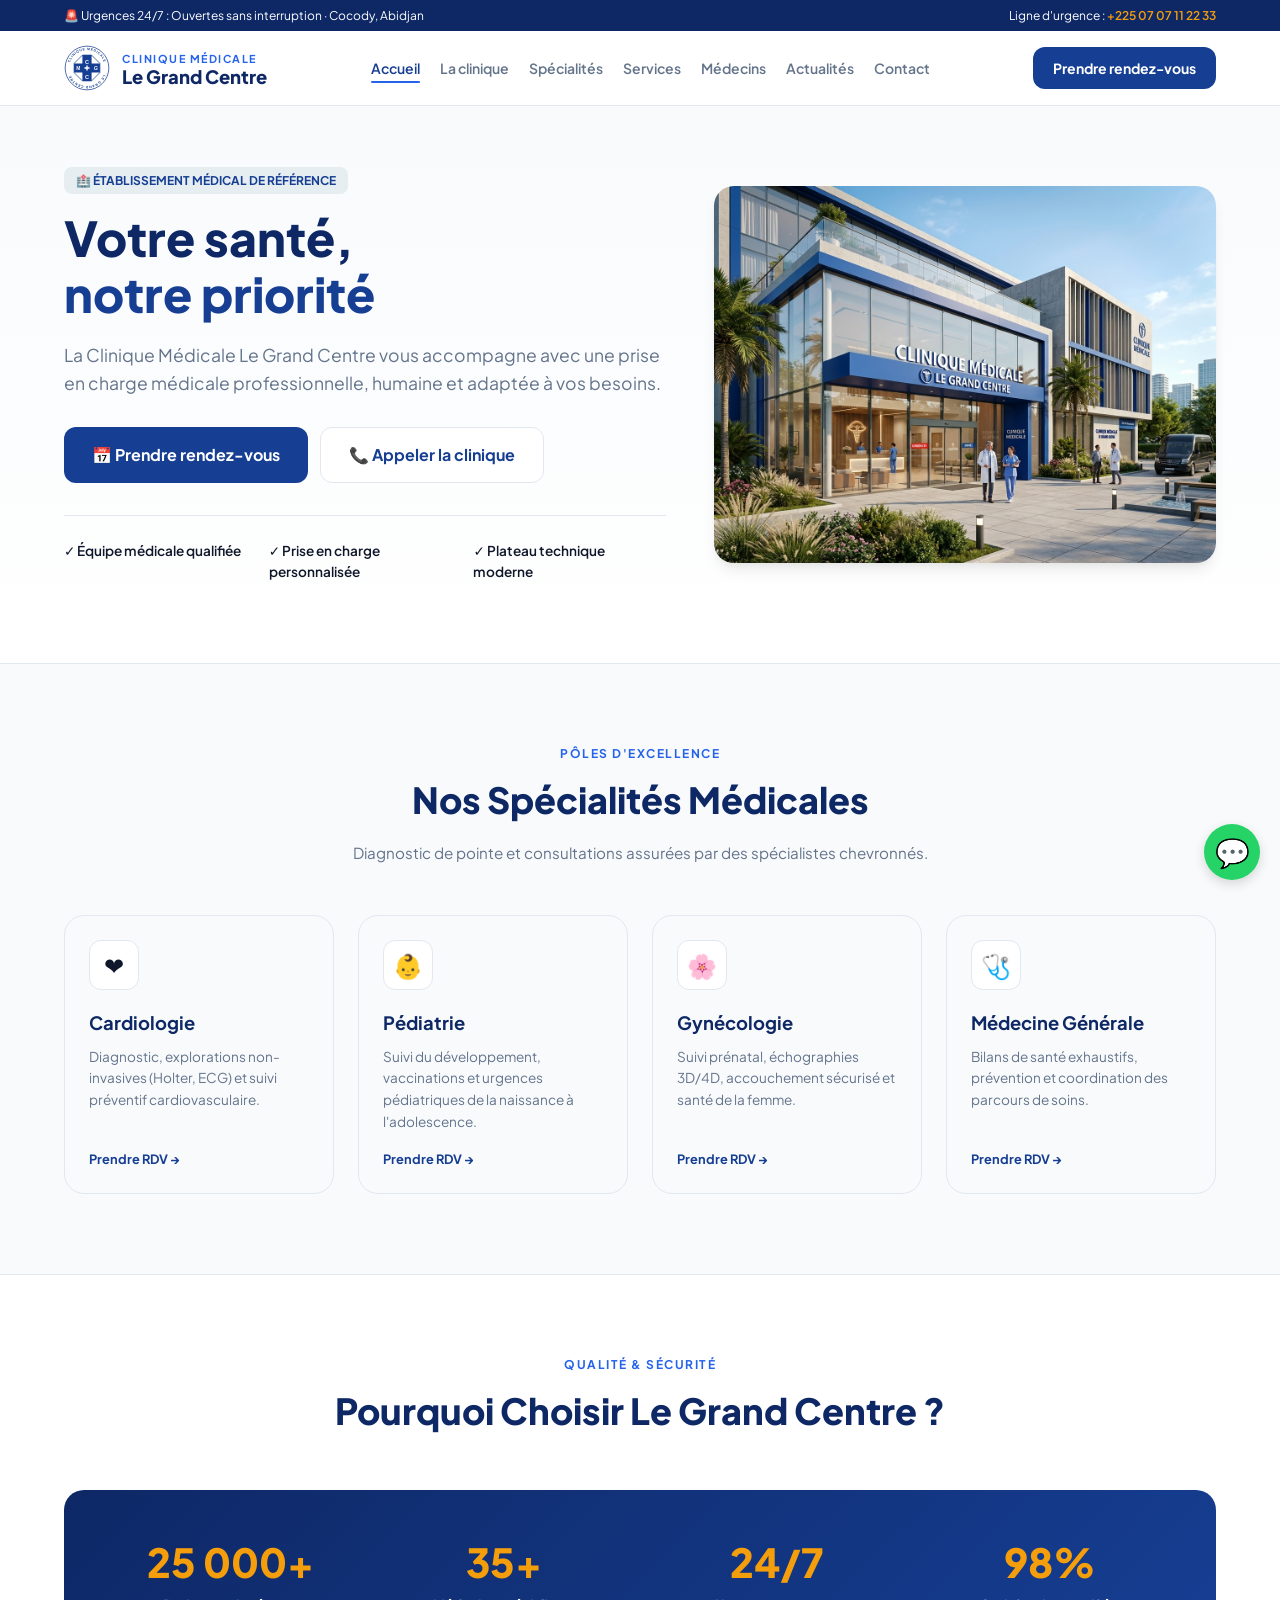
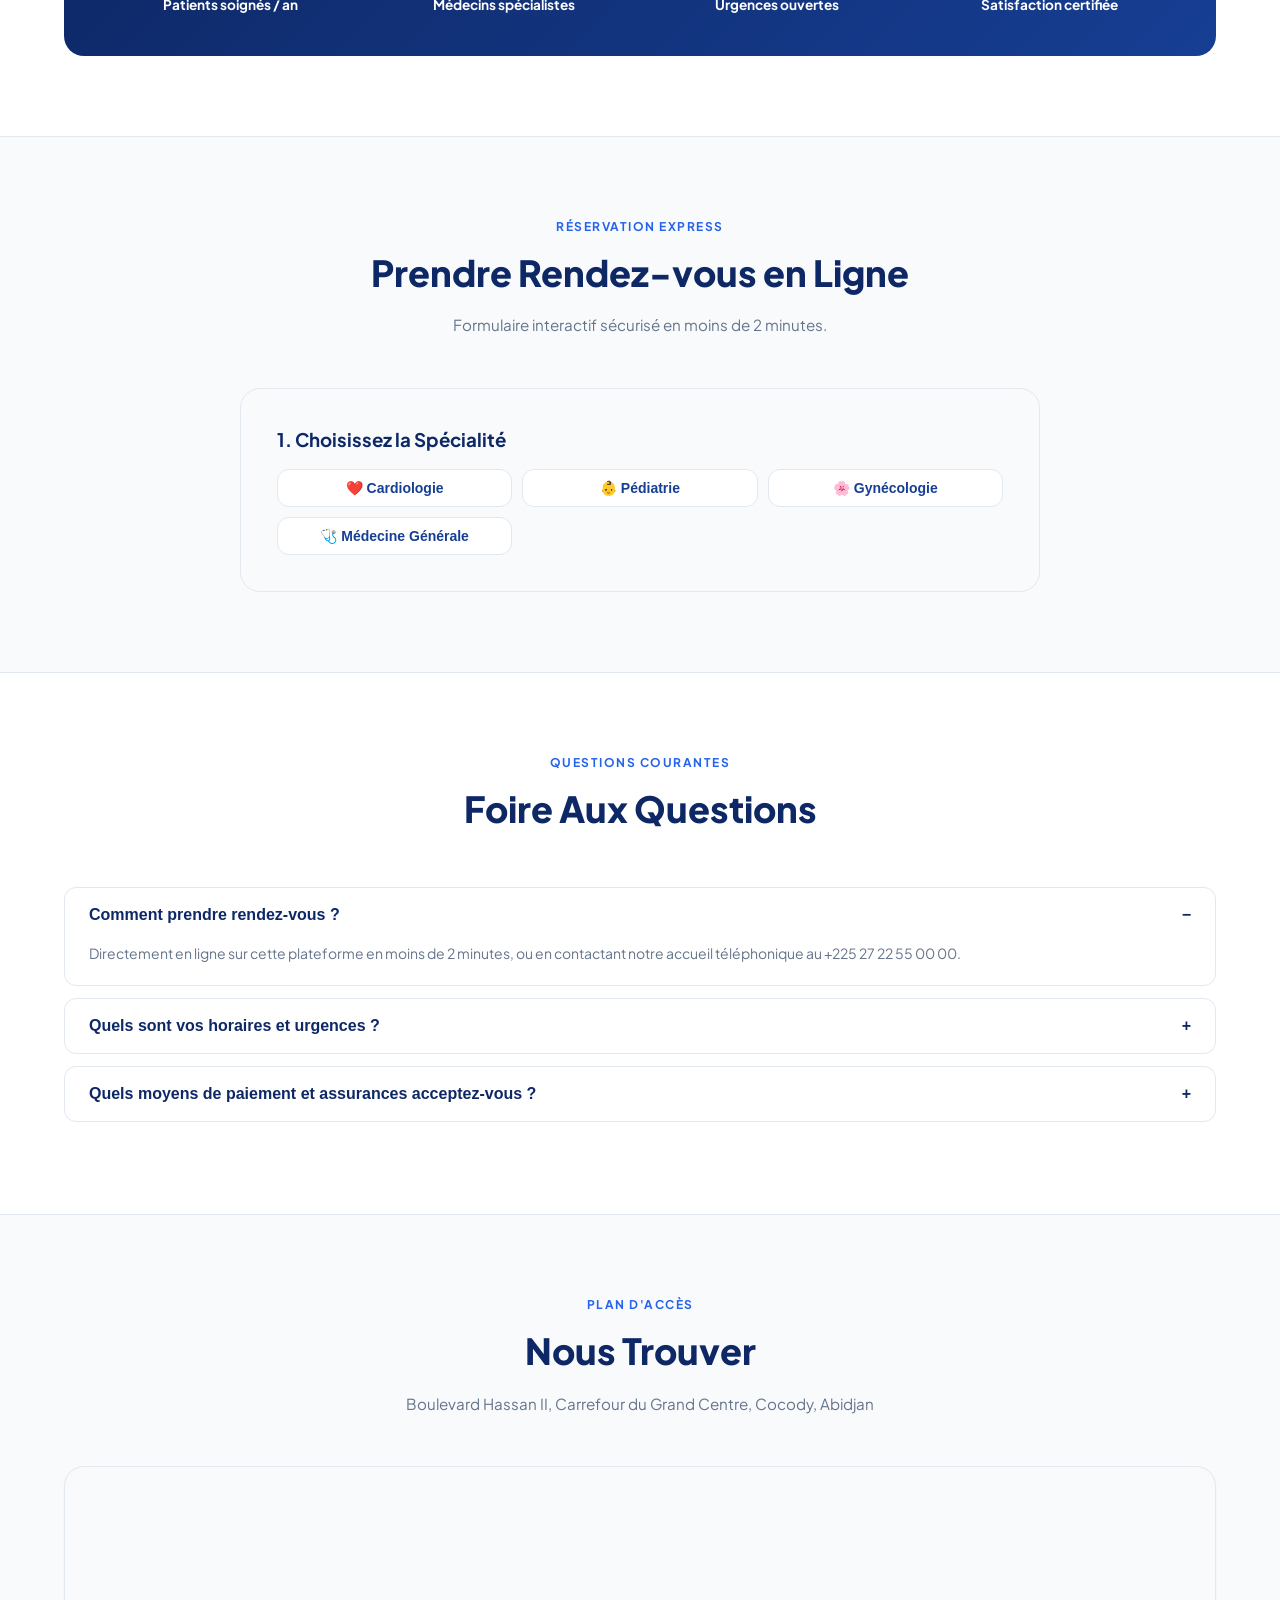
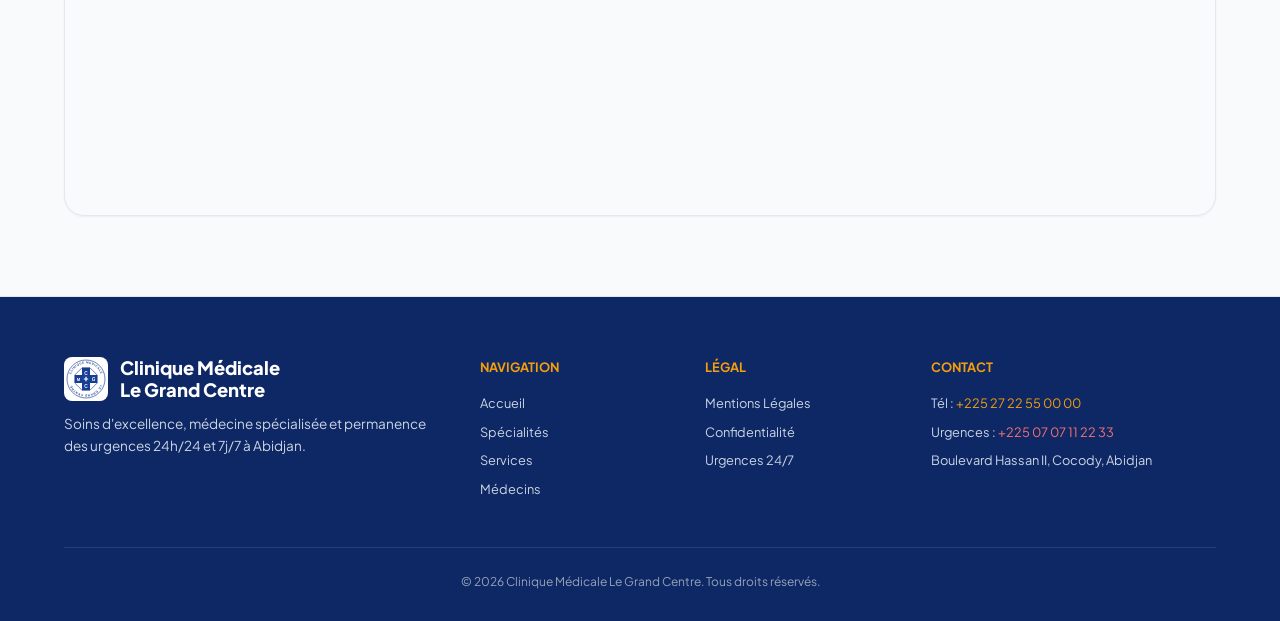
<file: grand-centre/index.html>
<!DOCTYPE html>
<html lang="fr">
<head>
  <meta charset="UTF-8">
  <meta name="viewport" content="width=device-width, initial-scale=1.0">
  <title>Clinique Médicale Le Grand Centre — Votre santé, notre priorité</title>
  <meta name="description" content="Site officiel de la Clinique Médicale Le Grand Centre à Abidjan : consultations spécialisées, urgences 24h/24, chirurgie, maternité et prise de rendez-vous en ligne.">
  <link rel="canonical" href="https://legrandcentre-clinique.com">

  <!-- Google Fonts -->
  <link rel="preconnect" href="https://fonts.googleapis.com">
  <link rel="preconnect" href="https://fonts.gstatic.com" crossorigin>
  <link href="https://fonts.googleapis.com/css2?family=Plus+Jakarta+Sans:wght@300;400;500;600;700;800&display=swap" rel="stylesheet">

  <link rel="icon" type="image/svg+xml" href="assets/images/logo.svg">

  <!-- CSS Vanilla Architecture -->
  <link rel="stylesheet" href="css/style.css">
  <link rel="stylesheet" href="css/responsive.css">
  <link rel="stylesheet" href="css/animations.css">

  <!-- Schema.org JSON-LD -->
  <script type="application/ld+json">
  {
    "@context": "https://schema.org",
    "@type": "MedicalClinic",
    "name": "Clinique Médicale Le Grand Centre",
    "telephone": "+2252722550000",
    "address": {
      "@type": "PostalAddress",
      "streetAddress": "Boulevard Hassan II, Cocody",
      "addressLocality": "Abidjan",
      "addressCountry": "CI"
    }
  }
  </script>
</head>
<body>

  <!-- Top bar urgences -->
  <div class="top-bar">
    <div class="container">
      <div>🚨 Urgences 24/7 : Ouvertes sans interruption · Cocody, Abidjan</div>
      <div>
        Ligne d'urgence : <a href="tel:+2250707112233">+225 07 07 11 22 33</a>
      </div>
    </div>
  </div>

  <!-- Header Sticky -->
  <header class="main-header">
    <div class="container">
      <div class="header-inner">
        <a href="index.html" class="logo-wrap">
          <img src="assets/images/logo.svg" alt="Logo Clinique Médicale Le Grand Centre" width="46" height="46" style="width: 46px; height: 46px; object-fit: contain;">
          <div class="logo-text">
            <span>Clinique Médicale</span>
            <strong>Le Grand Centre</strong>
          </div>
        </a>

        <!-- Desktop Nav -->
        <nav class="desktop-nav">
          <ul class="nav-links">
            <li><a href="#accueil" class="active">Accueil</a></li>
            <li><a href="pages/clinique.html">La clinique</a></li>
            <li><a href="pages/specialites.html">Spécialités</a></li>
            <li><a href="pages/services.html">Services</a></li>
            <li><a href="pages/medecins.html">Médecins</a></li>
            <li><a href="pages/actualites.html">Actualités</a></li>
            <li><a href="pages/contact.html">Contact</a></li>
          </ul>
        </nav>

        <div>
          <a href="#rendez-vous" class="btn btn-primary">Prendre rendez-vous</a>
        </div>
      </div>
    </div>
  </header>

  <!-- Hero Section -->
  <section id="accueil" class="hero-section">
    <div class="container">
      <div class="hero-grid">
        <div>
          <div class="hero-tag">🏥 Établissement Médical de Référence</div>
          <h1 class="hero-title">
            Votre santé, <br>
            <span>notre priorité</span>
          </h1>
          <p class="hero-desc">
            La Clinique Médicale Le Grand Centre vous accompagne avec une prise en charge médicale professionnelle, humaine et adaptée à vos besoins.
          </p>

          <div style="display: flex; gap: 12px; flex-wrap: wrap;">
            <a href="#rendez-vous" class="btn btn-primary" style="padding: 14px 28px; font-size: 1rem;">
              📅 Prendre rendez-vous
            </a>
            <a href="tel:+2252722550000" class="btn btn-secondary" style="padding: 14px 28px; font-size: 1rem;">
              📞 Appeler la clinique
            </a>
          </div>

          <div class="hero-badges">
            <div>✓ Équipe médicale qualifiée</div>
            <div>✓ Prise en charge personnalisée</div>
            <div>✓ Plateau technique moderne</div>
          </div>
        </div>

        <div>
          <img src="assets/images/facade.jpg" alt="Façade officielle de la Clinique Médicale Le Grand Centre" style="width: 100%; border-radius: var(--radius-lg); box-shadow: var(--shadow-lg); object-fit: cover; aspect-ratio: 4/3;">
        </div>
      </div>
    </div>
  </section>

  <!-- Spécialités -->
  <section id="specialites" class="section">
    <div class="container">
      <div class="section-header">
        <div class="section-kicker">Pôles d'excellence</div>
        <h2 class="section-title">Nos Spécialités Médicales</h2>
        <p class="section-subtitle">Diagnostic de pointe et consultations assurées par des spécialistes chevronnés.</p>
      </div>

      <div class="grid-cards">
        <div class="card-spec">
          <div>
            <div class="card-icon">❤️</div>
            <h3 style="font-size: 1.15rem; color: var(--primary-dark); margin-bottom: 8px;">Cardiologie</h3>
            <p style="font-size: 0.85rem; color: var(--text-light); margin-bottom: 16px;">
              Diagnostic, explorations non-invasives (Holter, ECG) et suivi préventif cardiovasculaire.
            </p>
          </div>
          <a href="#rendez-vous" style="font-size: 0.8rem; font-weight: 700; color: var(--primary);">Prendre RDV →</a>
        </div>

        <div class="card-spec">
          <div>
            <div class="card-icon">👶</div>
            <h3 style="font-size: 1.15rem; color: var(--primary-dark); margin-bottom: 8px;">Pédiatrie</h3>
            <p style="font-size: 0.85rem; color: var(--text-light); margin-bottom: 16px;">
              Suivi du développement, vaccinations et urgences pédiatriques de la naissance à l'adolescence.
            </p>
          </div>
          <a href="#rendez-vous" style="font-size: 0.8rem; font-weight: 700; color: var(--primary);">Prendre RDV →</a>
        </div>

        <div class="card-spec">
          <div>
            <div class="card-icon">🌸</div>
            <h3 style="font-size: 1.15rem; color: var(--primary-dark); margin-bottom: 8px;">Gynécologie</h3>
            <p style="font-size: 0.85rem; color: var(--text-light); margin-bottom: 16px;">
              Suivi prénatal, échographies 3D/4D, accouchement sécurisé et santé de la femme.
            </p>
          </div>
          <a href="#rendez-vous" style="font-size: 0.8rem; font-weight: 700; color: var(--primary);">Prendre RDV →</a>
        </div>

        <div class="card-spec">
          <div>
            <div class="card-icon">🩺</div>
            <h3 style="font-size: 1.15rem; color: var(--primary-dark); margin-bottom: 8px;">Médecine Générale</h3>
            <p style="font-size: 0.85rem; color: var(--text-light); margin-bottom: 16px;">
              Bilans de santé exhaustifs, prévention et coordination des parcours de soins.
            </p>
          </div>
          <a href="#rendez-vous" style="font-size: 0.8rem; font-weight: 700; color: var(--primary);">Prendre RDV →</a>
        </div>
      </div>
    </div>
  </section>

  <!-- Pourquoi Nous Choisir & Chiffres Clés -->
  <section class="section" style="background-color: var(--white);">
    <div class="container">
      <div class="section-header">
        <div class="section-kicker">Qualité & Sécurité</div>
        <h2 class="section-title">Pourquoi Choisir Le Grand Centre ?</h2>
      </div>

      <div class="stats-banner">
        <div>
          <div class="stat-val">25 000+</div>
          <div class="stat-lbl">Patients soignés / an</div>
        </div>
        <div>
          <div class="stat-val">35+</div>
          <div class="stat-lbl">Médecins spécialistes</div>
        </div>
        <div>
          <div class="stat-val">24/7</div>
          <div class="stat-lbl">Urgences ouvertes</div>
        </div>
        <div>
          <div class="stat-val">98%</div>
          <div class="stat-lbl">Satisfaction certifiée</div>
        </div>
      </div>
    </div>
  </section>

  <!-- Prise de Rendez-vous Interactif (Vanilla JS) -->
  <section id="rendez-vous" class="section">
    <div class="container">
      <div class="section-header">
        <div class="section-kicker">Réservation Express</div>
        <h2 class="section-title">Prendre Rendez-vous en Ligne</h2>
        <p class="section-subtitle">Formulaire interactif sécurisé en moins de 2 minutes.</p>
      </div>

      <div id="appointment-wizard" class="wizard-box">
        <!-- Étape 1 -->
        <div class="step-pane" id="step-1">
          <h3 style="margin-bottom: 14px; color: var(--primary-dark);">1. Choisissez la Spécialité</h3>
          <div style="display: grid; grid-template-columns: repeat(auto-fit, minmax(200px, 1fr)); gap: 10px;">
            <button type="button" class="btn btn-secondary spec-select-btn" data-id="cardio" data-name="Cardiologie">❤️ Cardiologie</button>
            <button type="button" class="btn btn-secondary spec-select-btn" data-id="pediatrie" data-name="Pédiatrie">👶 Pédiatrie</button>
            <button type="button" class="btn btn-secondary spec-select-btn" data-id="gyneco" data-name="Gynécologie">🌸 Gynécologie</button>
            <button type="button" class="btn btn-secondary spec-select-btn" data-id="medecine" data-name="Médecine Générale">🩺 Médecine Générale</button>
          </div>
        </div>

        <!-- Étape 2 -->
        <div class="step-pane" id="step-2" style="display:none;">
          <h3 style="margin-bottom: 14px; color: var(--primary-dark);">2. Choisissez votre Médecin</h3>
          <div class="form-group">
            <select id="doctor-select" class="form-control">
              <option value="Premier praticien disponible">Premier praticien disponible (Le plus rapide)</option>
            </select>
          </div>
          <div style="display: flex; justify-content: space-between; margin-top: 20px;">
            <button type="button" class="btn btn-secondary btn-back">Précédent</button>
            <button type="button" id="step-2-next" class="btn btn-primary">Continuer</button>
          </div>
        </div>

        <!-- Étape 3 -->
        <div class="step-pane" id="step-3" style="display:none;">
          <h3 style="margin-bottom: 14px; color: var(--primary-dark);">3. Date et Heure</h3>
          <div class="form-group">
            <label for="date-select">Date souhaitée</label>
            <input type="date" id="date-select" class="form-control" value="2026-10-15">
          </div>
          <div class="form-group">
            <label for="time-select">Créneau horaire</label>
            <select id="time-select" class="form-control">
              <option value="08:30">08:30</option>
              <option value="10:00">10:00</option>
              <option value="14:30">14:30</option>
              <option value="16:00">16:00</option>
            </select>
          </div>
          <div style="display: flex; justify-content: space-between; margin-top: 20px;">
            <button type="button" class="btn btn-secondary btn-back">Précédent</button>
            <button type="button" id="step-3-next" class="btn btn-primary">Continuer</button>
          </div>
        </div>

        <!-- Étape 4 -->
        <div class="step-pane" id="step-4" style="display:none;">
          <h3 style="margin-bottom: 14px; color: var(--primary-dark);">4. Coordonnées du Patient</h3>
          <div class="form-group">
            <label for="patient-name">Nom et prénom *</label>
            <input type="text" id="patient-name" class="form-control" placeholder="Ex: Kouassi Paul">
          </div>
          <div class="form-group">
            <label for="patient-phone">Numéro de téléphone *</label>
            <input type="tel" id="patient-phone" class="form-control" placeholder="+225 07 00 11 22 33">
          </div>
          <div class="form-group">
            <label for="patient-email">Email (optionnel)</label>
            <input type="email" id="patient-email" class="form-control" placeholder="paul@exemple.com">
          </div>
          <div style="display: flex; justify-content: space-between; margin-top: 20px;">
            <button type="button" class="btn btn-secondary btn-back">Précédent</button>
            <button type="button" id="step-4-submit" class="btn btn-primary">Valider mon rendez-vous</button>
          </div>
        </div>

        <!-- Étape 5 : Reçu Confirmation -->
        <div class="step-pane" id="step-5" style="display:none; text-align: center;">
          <div style="font-size: 3rem; color: #10B981; margin-bottom: 10px;">✓</div>
          <h3 style="color: var(--primary-dark); font-size: 1.5rem; margin-bottom: 8px;">Rendez-vous Confirmé !</h3>
          <p style="color: var(--text-light); font-size: 0.9rem; margin-bottom: 24px;">
            Votre convocation médicale a été générée.
          </p>

          <div style="background: white; border: 2px dashed var(--border); border-radius: var(--radius-md); padding: 20px; text-align: left; max-width: 450px; margin: 0 auto 20px;">
            <p><strong>N° Dossier :</strong> <span id="recap-ref"></span></p>
            <p><strong>Patient :</strong> <span id="recap-nom"></span></p>
            <p><strong>Spécialité :</strong> <span id="recap-spec"></span></p>
            <p><strong>Médecin :</strong> <span id="recap-doc"></span></p>
            <p><strong>Date & Heure :</strong> <span id="recap-date"></span></p>
          </div>

          <div style="display: flex; gap: 10px; justify-content: center;">
            <button type="button" id="btn-print-pass" class="btn btn-secondary">🖨️ Imprimer</button>
            <button type="button" id="btn-reset-rdv" class="btn btn-primary">Nouveau RDV</button>
          </div>
        </div>
      </div>
    </div>
  </section>

  <!-- FAQ Accordion -->
  <section id="faq" class="section" style="background-color: var(--white);">
    <div class="container" style="max-w: 800px;">
      <div class="section-header">
        <div class="section-kicker">Questions courantes</div>
        <h2 class="section-title">Foire Aux Questions</h2>
      </div>

      <div class="faq-item active">
        <button class="faq-question">
          <span>Comment prendre rendez-vous ?</span>
          <span class="faq-icon">−</span>
        </button>
        <div class="faq-answer">
          Directement en ligne sur cette plateforme en moins de 2 minutes, ou en contactant notre accueil téléphonique au +225 27 22 55 00 00.
        </div>
      </div>

      <div class="faq-item">
        <button class="faq-question">
          <span>Quels sont vos horaires et urgences ?</span>
          <span class="faq-icon">+</span>
        </button>
        <div class="faq-answer">
          Les consultations sur rendez-vous se déroulent du lundi au samedi de 07h30 à 20h00. Le service des urgences et de réanimation est ouvert 24h/24 et 7j/7.
        </div>
      </div>

      <div class="faq-item">
        <button class="faq-question">
          <span>Quels moyens de paiement et assurances acceptez-vous ?</span>
          <span class="faq-icon">+</span>
        </button>
        <div class="faq-answer">
          Nous acceptons les espèces, cartes bancaires, mobile money (Wave, Orange Money, MTN) ainsi que le tiers payant avec plus de 20 compagnies d'assurance (Ascoma, Sanlam, Sunu, Saham, Allianz, etc.).
        </div>
      </div>
    </div>
  </section>

  <!-- Localisation Google Maps -->
  <section class="section">
    <div class="container">
      <div class="section-header">
        <div class="section-kicker">Plan d'accès</div>
        <h2 class="section-title">Nous Trouver</h2>
        <p class="section-subtitle">Boulevard Hassan II, Carrefour du Grand Centre, Cocody, Abidjan</p>
      </div>

      <div style="border-radius: var(--radius-lg); overflow: hidden; height: 350px; box-shadow: var(--shadow-sm); border: 1px solid var(--border);">
        <iframe src="https://www.google.com/maps/embed?pb=!1m18!1m12!1m3!1d3972.482813589408!2d-3.989912!3d5.358241!2m3!1f0!2f0!3f0!3m2!1i1024!2i768!4f13.1!3m3!1m2!1s0xfc1945638c4b7b3%3A0x6bfa9e67ad10850!2sCocody%2C%20Abidjan!5e0!3m2!1sfr!2sci!4v1700000000000!5m2!1sfr!2sci" width="100%" height="100%" style="border:0;" allowfullscreen="" loading="lazy"></iframe>
      </div>
    </div>
  </section>

  <!-- Footer -->
  <footer class="main-footer">
    <div class="container">
      <div class="footer-grid">
        <div class="footer-col">
          <div style="display: flex; align-items: center; gap: 12px; margin-bottom: 12px;">
            <img src="assets/images/logo.svg" alt="Logo Clinique Médicale Le Grand Centre" width="44" height="44" style="background: white; border-radius: 8px; padding: 2px;">
            <h4 style="color: white; font-size: 1.15rem; font-weight: 800; line-height: 1.2;">Clinique Médicale<br>Le Grand Centre</h4>
          </div>
          <p style="font-size: 0.85rem; color: #CBD5E1; line-height: 1.6;">
            Soins d'excellence, médecine spécialisée et permanence des urgences 24h/24 et 7j/7 à Abidjan.
          </p>
        </div>
        <div class="footer-col">
          <h5>Navigation</h5>
          <ul>
            <li><a href="index.html">Accueil</a></li>
            <li><a href="pages/specialites.html">Spécialités</a></li>
            <li><a href="pages/services.html">Services</a></li>
            <li><a href="pages/medecins.html">Médecins</a></li>
          </ul>
        </div>
        <div class="footer-col">
          <h5>Légal</h5>
          <ul>
            <li><a href="pages/mentions-legales.html">Mentions Légales</a></li>
            <li><a href="pages/confidentialite.html">Confidentialité</a></li>
            <li><a href="pages/urgences.html">Urgences 24/7</a></li>
          </ul>
        </div>
        <div class="footer-col">
          <h5>Contact</h5>
          <ul>
            <li>Tél : <a href="tel:+2252722550000" style="color: var(--accent);">+225 27 22 55 00 00</a></li>
            <li>Urgences : <a href="tel:+2250707112233" style="color: #F87171;">+225 07 07 11 22 33</a></li>
            <li>Boulevard Hassan II, Cocody, Abidjan</li>
          </ul>
        </div>
      </div>
      <div style="text-align: center; font-size: 0.75rem; color: #94A3B8; padding-top: 24px;">
        © 2026 Clinique Médicale Le Grand Centre. Tous droits réservés.
      </div>
    </div>
  </footer>

  <!-- WhatsApp Bouton Flottant -->
  <a href="https://wa.me/2250707112233?text=Bonjour%20Clinique%20Le%20Grand%20Centre" target="_blank" rel="noopener noreferrer" class="whatsapp-float whatsapp-trigger" aria-label="Contacter la clinique sur WhatsApp">
    💬
  </a>

  <!-- Barre CTA Fixe Mobile -->
  <div class="mobile-bar">
    <div class="mobile-bar-grid">
      <a href="tel:+2252722550000">
        📞 Appeler
      </a>
      <a href="#rendez-vous" class="btn-rdv-mob">
        📅 RDV
      </a>
      <a href="https://wa.me/2250707112233?text=Bonjour" target="_blank" rel="noopener noreferrer" class="whatsapp-trigger">
        💬 WhatsApp
      </a>
    </div>
  </div>

  <!-- Scripts Vanilla ES6+ -->
  <script src="js/main.js"></script>
  <script src="js/menu.js"></script>
  <script src="js/appointment.js"></script>
  <script src="js/faq.js"></script>
  <script src="js/modal.js"></script>
  <script src="js/validation.js"></script>
</body>
</html>
</file>
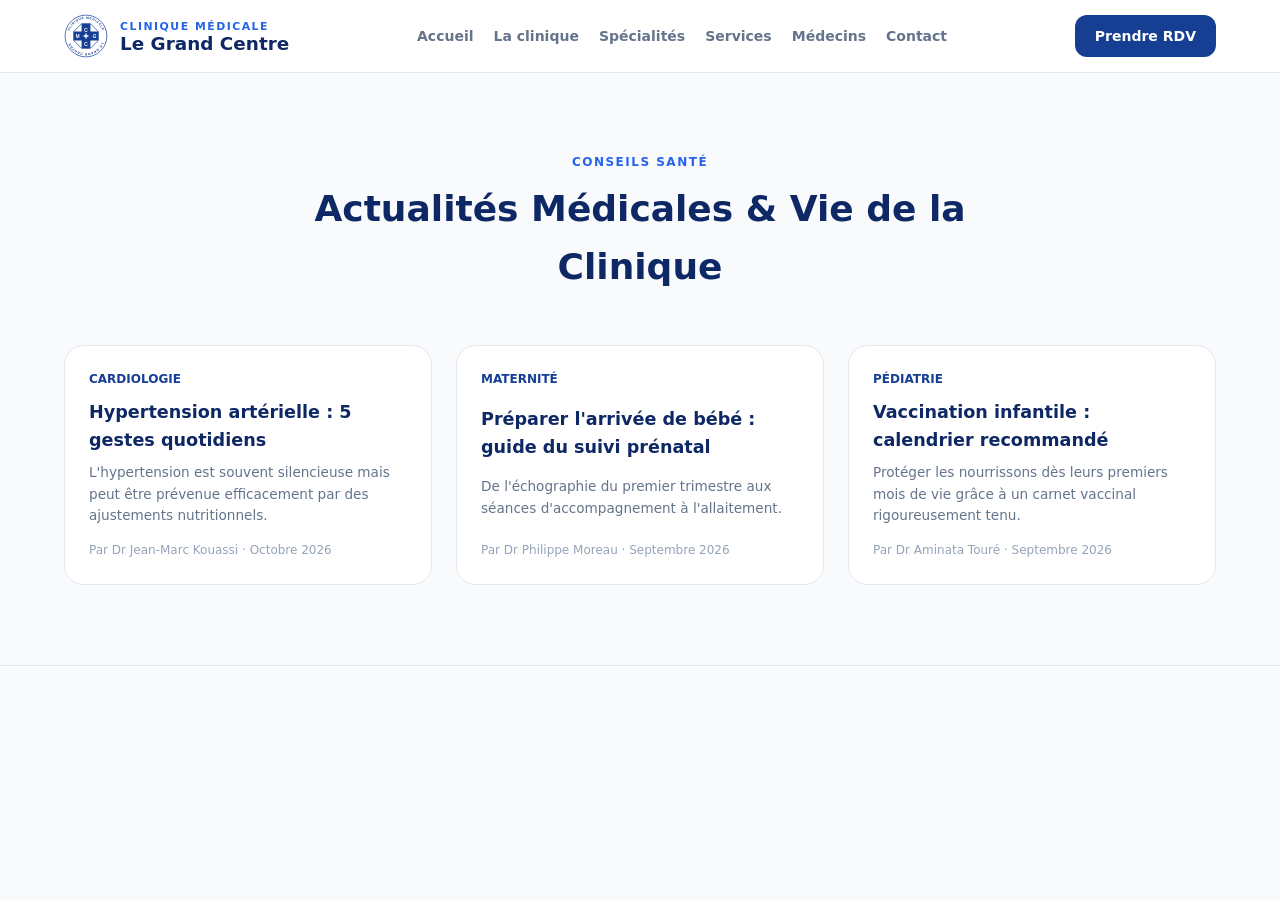
<file: grand-centre/pages/actualites.html>
<!DOCTYPE html>
<html lang="fr">
<head>
  <meta charset="UTF-8">
  <meta name="viewport" content="width=device-width, initial-scale=1.0">
  <title>Actualités & Prévention — Clinique Le Grand Centre</title>
  <link rel="stylesheet" href="../css/style.css">
  <link rel="stylesheet" href="../css/responsive.css">
</head>
<body>
  <header class="main-header">
    <div class="container">
      <div class="header-inner">
        <a href="../index.html" class="logo-wrap">
          <img src="../assets/images/logo.svg" alt="Logo Clinique Médicale Le Grand Centre" width="44" height="44" style="width: 44px; height: 44px; object-fit: contain;">
          <div class="logo-text">
            <span>Clinique Médicale</span>
            <strong>Le Grand Centre</strong>
          </div>
        </a>
        <nav>
          <ul class="nav-links">
            <li><a href="../index.html">Accueil</a></li>
            <li><a href="clinique.html">La clinique</a></li>
            <li><a href="specialites.html">Spécialités</a></li>
            <li><a href="services.html">Services</a></li>
            <li><a href="medecins.html">Médecins</a></li>
            <li><a href="contact.html">Contact</a></li>
          </ul>
        </nav>
        <a href="rendez-vous.html" class="btn btn-primary">Prendre RDV</a>
      </div>
    </div>
  </header>

  <main class="section">
    <div class="container">
      <div class="section-header">
        <div class="section-kicker">Conseils Santé</div>
        <h1 class="section-title">Actualités Médicales & Vie de la Clinique</h1>
      </div>

      <div class="grid-cards">
        <div class="card-spec" style="background: white;">
          <span style="font-size: 0.75rem; color: var(--primary); font-weight: bold; text-transform: uppercase;">Cardiologie</span>
          <h3 style="font-size: 1.1rem; color: var(--primary-dark); margin: 8px 0;">Hypertension artérielle : 5 gestes quotidiens</h3>
          <p style="font-size: 0.85rem; color: var(--text-light); margin-bottom: 14px;">
            L'hypertension est souvent silencieuse mais peut être prévenue efficacement par des ajustements nutritionnels.
          </p>
          <span style="font-size: 0.75rem; color: #94A3B8;">Par Dr Jean-Marc Kouassi · Octobre 2026</span>
        </div>

        <div class="card-spec" style="background: white;">
          <span style="font-size: 0.75rem; color: var(--primary); font-weight: bold; text-transform: uppercase;">Maternité</span>
          <h3 style="font-size: 1.1rem; color: var(--primary-dark); margin: 8px 0;">Préparer l'arrivée de bébé : guide du suivi prénatal</h3>
          <p style="font-size: 0.85rem; color: var(--text-light); margin-bottom: 14px;">
            De l'échographie du premier trimestre aux séances d'accompagnement à l'allaitement.
          </p>
          <span style="font-size: 0.75rem; color: #94A3B8;">Par Dr Philippe Moreau · Septembre 2026</span>
        </div>

        <div class="card-spec" style="background: white;">
          <span style="font-size: 0.75rem; color: var(--primary); font-weight: bold; text-transform: uppercase;">Pédiatrie</span>
          <h3 style="font-size: 1.1rem; color: var(--primary-dark); margin: 8px 0;">Vaccination infantile : calendrier recommandé</h3>
          <p style="font-size: 0.85rem; color: var(--text-light); margin-bottom: 14px;">
            Protéger les nourrissons dès leurs premiers mois de vie grâce à un carnet vaccinal rigoureusement tenu.
          </p>
          <span style="font-size: 0.75rem; color: #94A3B8;">Par Dr Aminata Touré · Septembre 2026</span>
        </div>
      </div>
    </div>
  </main>
</body>
</html>
</file>
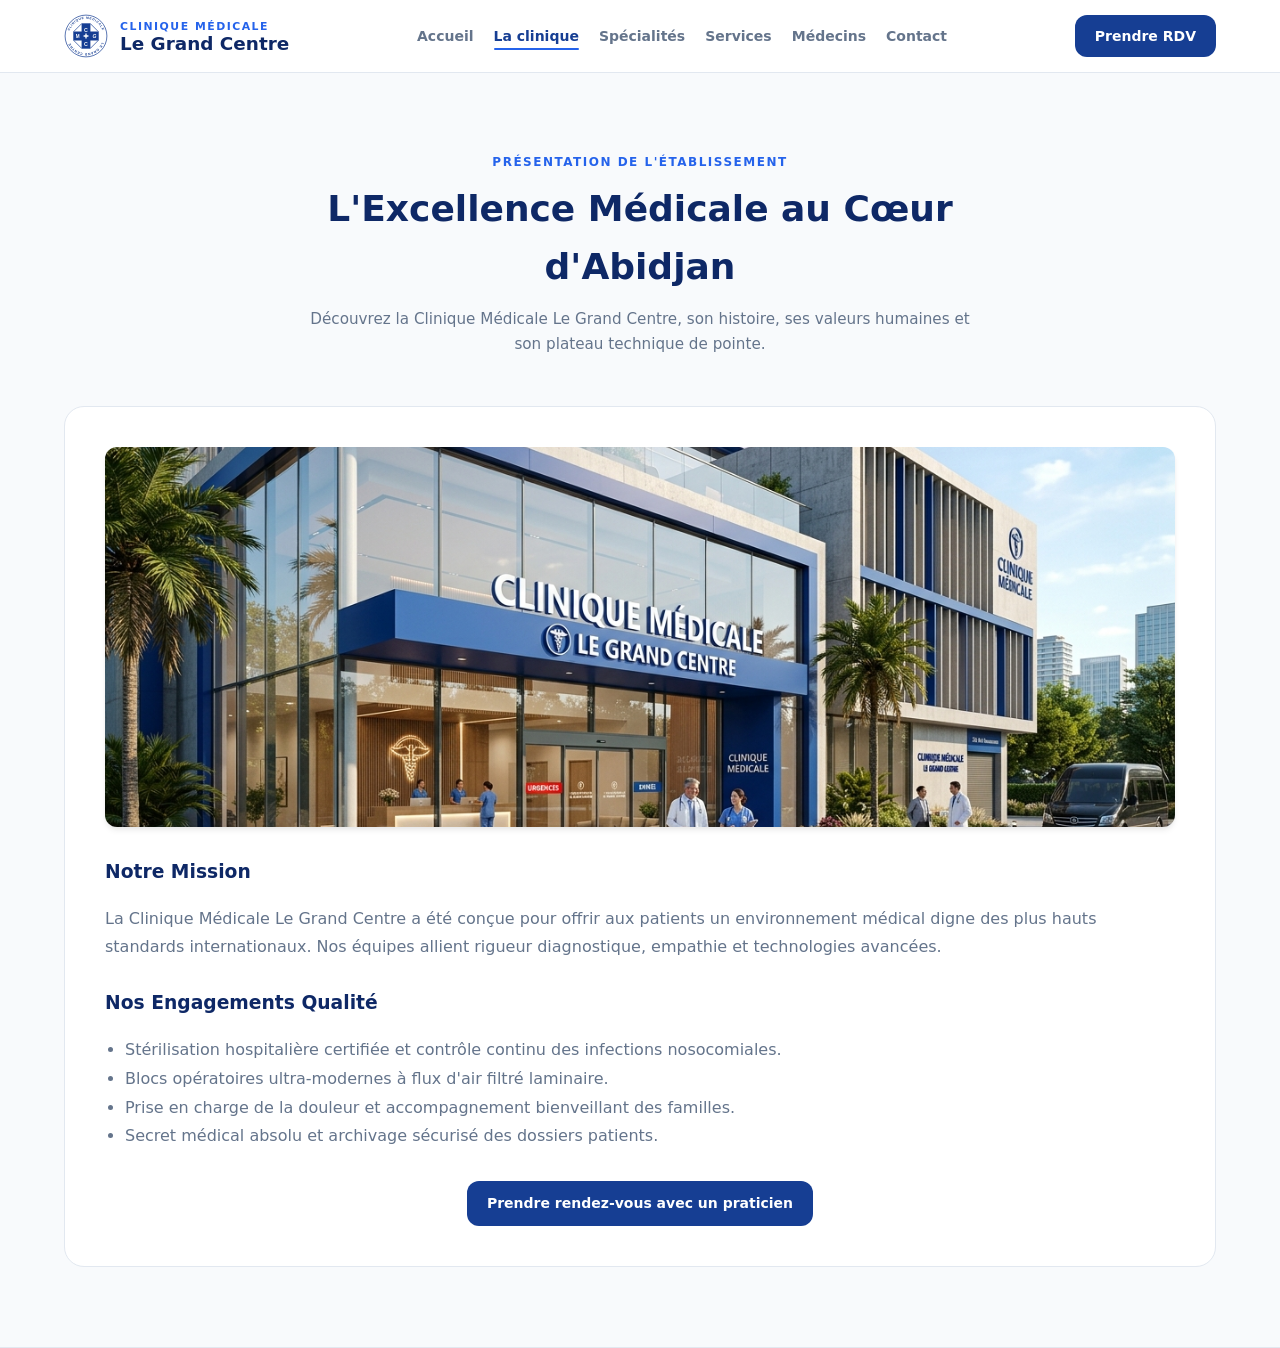
<file: grand-centre/pages/clinique.html>
<!DOCTYPE html>
<html lang="fr">
<head>
  <meta charset="UTF-8">
  <meta name="viewport" content="width=device-width, initial-scale=1.0">
  <title>La Clinique — Le Grand Centre</title>
  <link rel="stylesheet" href="../css/style.css">
  <link rel="stylesheet" href="../css/responsive.css">
</head>
<body>
  <header class="main-header">
    <div class="container">
      <div class="header-inner">
        <a href="../index.html" class="logo-wrap">
          <img src="../assets/images/logo.svg" alt="Logo Clinique Médicale Le Grand Centre" width="44" height="44" style="width: 44px; height: 44px; object-fit: contain;">
          <div class="logo-text">
            <span>Clinique Médicale</span>
            <strong>Le Grand Centre</strong>
          </div>
        </a>
        <nav>
          <ul class="nav-links">
            <li><a href="../index.html">Accueil</a></li>
            <li><a href="clinique.html" class="active">La clinique</a></li>
            <li><a href="specialites.html">Spécialités</a></li>
            <li><a href="services.html">Services</a></li>
            <li><a href="medecins.html">Médecins</a></li>
            <li><a href="contact.html">Contact</a></li>
          </ul>
        </nav>
        <a href="rendez-vous.html" class="btn btn-primary">Prendre RDV</a>
      </div>
    </div>
  </header>

  <main class="section">
    <div class="container">
      <div class="section-header">
        <div class="section-kicker">Présentation de l'établissement</div>
        <h1 class="section-title">L'Excellence Médicale au Cœur d'Abidjan</h1>
        <p class="section-subtitle">
          Découvrez la Clinique Médicale Le Grand Centre, son histoire, ses valeurs humaines et son plateau technique de pointe.
        </p>
      </div>

      <div style="background: white; padding: 40px; border-radius: var(--radius-lg); border: 1px solid var(--border); line-height: 1.8;">
        <div style="margin-bottom: 28px; border-radius: var(--radius-md); overflow: hidden; box-shadow: var(--shadow-md);">
          <img src="../assets/images/facade.jpg" alt="Façade officielle de la Clinique Médicale Le Grand Centre" style="width: 100%; max-height: 380px; object-fit: cover;">
        </div>
        <h3 style="color: var(--primary-dark); margin-bottom: 16px;">Notre Mission</h3>
        <p style="margin-bottom: 24px; color: var(--text-light);">
          La Clinique Médicale Le Grand Centre a été conçue pour offrir aux patients un environnement médical digne des plus hauts standards internationaux. Nos équipes allient rigueur diagnostique, empathie et technologies avancées.
        </p>

        <h3 style="color: var(--primary-dark); margin-bottom: 16px;">Nos Engagements Qualité</h3>
        <ul style="padding-left: 20px; color: var(--text-light); margin-bottom: 24px;">
          <li>Stérilisation hospitalière certifiée et contrôle continu des infections nosocomiales.</li>
          <li>Blocs opératoires ultra-modernes à flux d'air filtré laminaire.</li>
          <li>Prise en charge de la douleur et accompagnement bienveillant des familles.</li>
          <li>Secret médical absolu et archivage sécurisé des dossiers patients.</li>
        </ul>

        <div style="text-align: center; margin-top: 30px;">
          <a href="rendez-vous.html" class="btn btn-primary">Prendre rendez-vous avec un praticien</a>
        </div>
      </div>
    </div>
  </main>
</body>
</html>
</file>
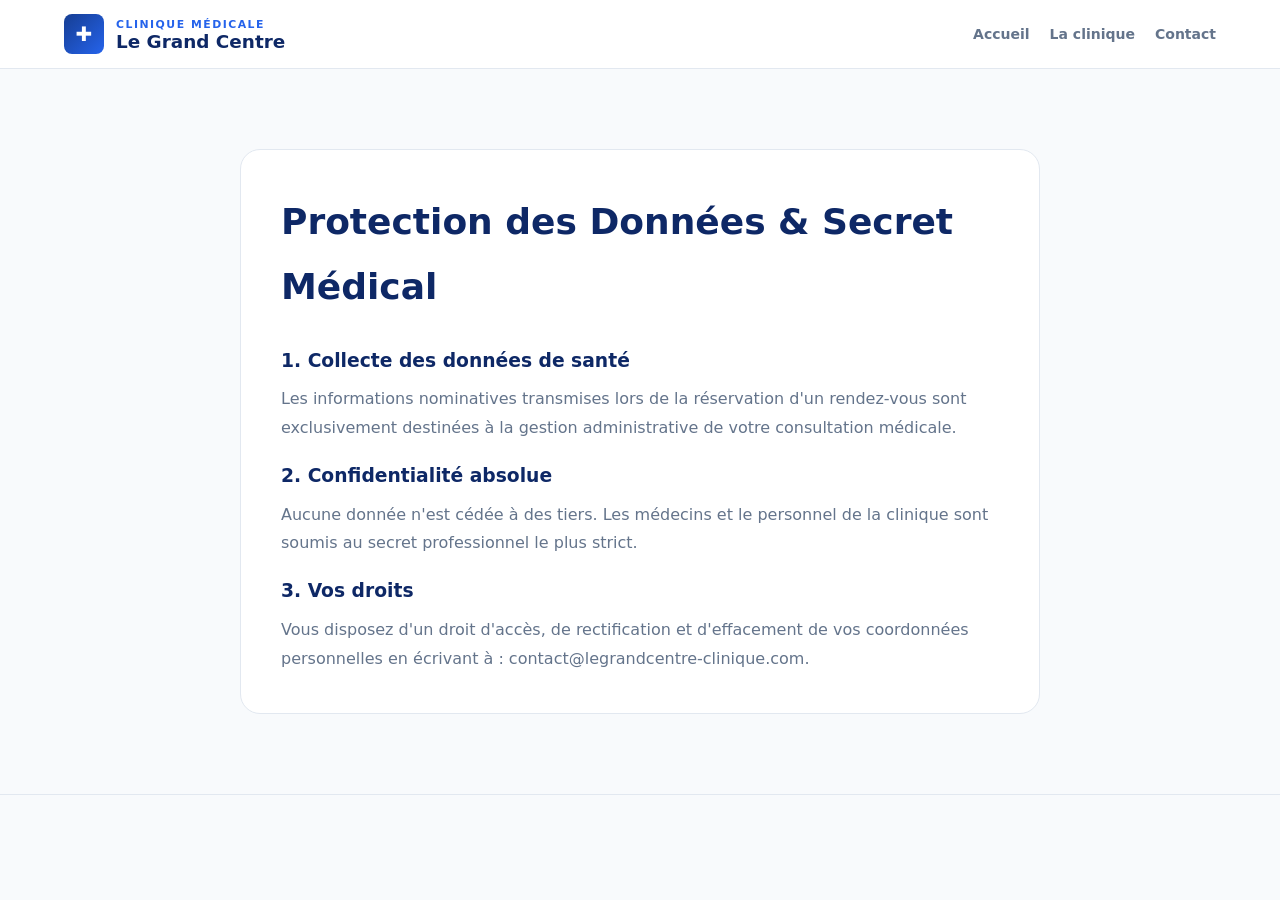
<file: grand-centre/pages/confidentialite.html>
<!DOCTYPE html>
<html lang="fr">
<head>
  <meta charset="UTF-8">
  <meta name="viewport" content="width=device-width, initial-scale=1.0">
  <title>Politique de Confidentialité & Secret Médical — Le Grand Centre</title>
  <link rel="stylesheet" href="../css/style.css">
  <link rel="stylesheet" href="../css/responsive.css">
</head>
<body>
  <header class="main-header">
    <div class="container">
      <div class="header-inner">
        <a href="../index.html" class="logo-wrap">
          <div class="logo-icon">✚</div>
          <div class="logo-text">
            <span>Clinique Médicale</span>
            <strong>Le Grand Centre</strong>
          </div>
        </a>
        <nav>
          <ul class="nav-links">
            <li><a href="../index.html">Accueil</a></li>
            <li><a href="clinique.html">La clinique</a></li>
            <li><a href="contact.html">Contact</a></li>
          </ul>
        </nav>
      </div>
    </div>
  </header>

  <main class="section">
    <div class="container" style="max-width: 800px; background: white; padding: 40px; border-radius: var(--radius-lg); border: 1px solid var(--border); line-height: 1.8;">
      <h1 class="section-title" style="margin-bottom: 24px;">Protection des Données & Secret Médical</h1>
      
      <h3 style="color: var(--primary-dark); margin-bottom: 8px;">1. Collecte des données de santé</h3>
      <p style="margin-bottom: 16px; color: var(--text-light);">
        Les informations nominatives transmises lors de la réservation d'un rendez-vous sont exclusivement destinées à la gestion administrative de votre consultation médicale.
      </p>

      <h3 style="color: var(--primary-dark); margin-bottom: 8px;">2. Confidentialité absolue</h3>
      <p style="margin-bottom: 16px; color: var(--text-light);">
        Aucune donnée n'est cédée à des tiers. Les médecins et le personnel de la clinique sont soumis au secret professionnel le plus strict.
      </p>

      <h3 style="color: var(--primary-dark); margin-bottom: 8px;">3. Vos droits</h3>
      <p style="color: var(--text-light);">
        Vous disposez d'un droit d'accès, de rectification et d'effacement de vos coordonnées personnelles en écrivant à : contact@legrandcentre-clinique.com.
      </p>
    </div>
  </main>
</body>
</html>
</file>
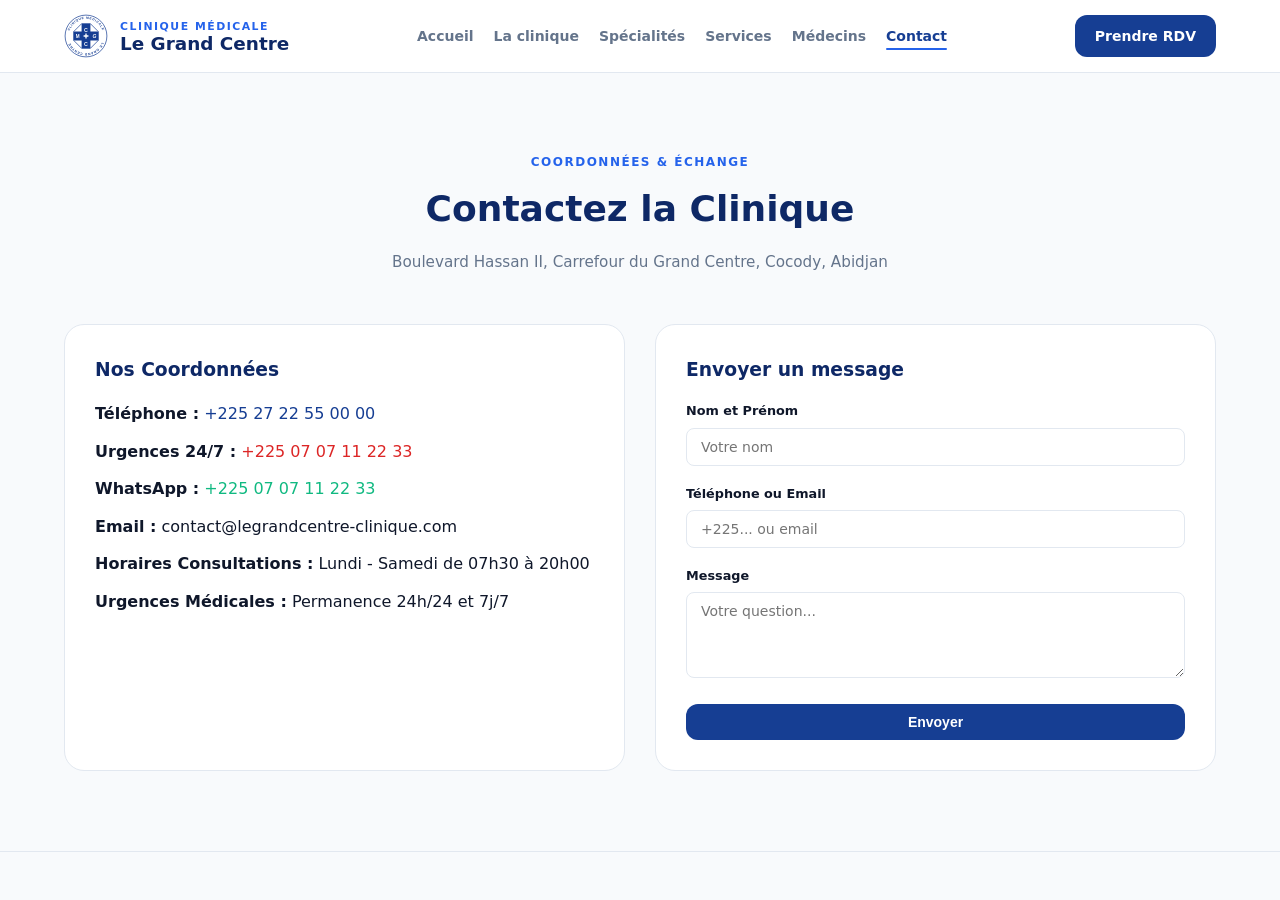
<file: grand-centre/pages/contact.html>
<!DOCTYPE html>
<html lang="fr">
<head>
  <meta charset="UTF-8">
  <meta name="viewport" content="width=device-width, initial-scale=1.0">
  <title>Contact & Horaires — Clinique Le Grand Centre</title>
  <link rel="stylesheet" href="../css/style.css">
  <link rel="stylesheet" href="../css/responsive.css">
</head>
<body>
  <header class="main-header">
    <div class="container">
      <div class="header-inner">
        <a href="../index.html" class="logo-wrap">
          <img src="../assets/images/logo.svg" alt="Logo Clinique Médicale Le Grand Centre" width="44" height="44" style="width: 44px; height: 44px; object-fit: contain;">
          <div class="logo-text">
            <span>Clinique Médicale</span>
            <strong>Le Grand Centre</strong>
          </div>
        </a>
        <nav>
          <ul class="nav-links">
            <li><a href="../index.html">Accueil</a></li>
            <li><a href="clinique.html">La clinique</a></li>
            <li><a href="specialites.html">Spécialités</a></li>
            <li><a href="services.html">Services</a></li>
            <li><a href="medecins.html">Médecins</a></li>
            <li><a href="contact.html" class="active">Contact</a></li>
          </ul>
        </nav>
        <a href="rendez-vous.html" class="btn btn-primary">Prendre RDV</a>
      </div>
    </div>
  </header>

  <main class="section">
    <div class="container">
      <div class="section-header">
        <div class="section-kicker">Coordonnées & Échange</div>
        <h1 class="section-title">Contactez la Clinique</h1>
        <p class="section-subtitle">Boulevard Hassan II, Carrefour du Grand Centre, Cocody, Abidjan</p>
      </div>

      <div style="display: grid; grid-template-columns: repeat(auto-fit, minmax(300px, 1fr)); gap: 30px;">
        <div style="background: white; padding: 30px; border-radius: var(--radius-lg); border: 1px solid var(--border);">
          <h3 style="color: var(--primary-dark); margin-bottom: 16px;">Nos Coordonnées</h3>
          <p style="margin-bottom: 12px;"><strong>Téléphone :</strong> <a href="tel:+2252722550000" style="color: var(--primary);">+225 27 22 55 00 00</a></p>
          <p style="margin-bottom: 12px;"><strong>Urgences 24/7 :</strong> <a href="tel:+2250707112233" style="color: #DC2626;">+225 07 07 11 22 33</a></p>
          <p style="margin-bottom: 12px;"><strong>WhatsApp :</strong> <a href="https://wa.me/2250707112233" style="color: #10B981;">+225 07 07 11 22 33</a></p>
          <p style="margin-bottom: 12px;"><strong>Email :</strong> contact@legrandcentre-clinique.com</p>
          <p style="margin-bottom: 12px;"><strong>Horaires Consultations :</strong> Lundi - Samedi de 07h30 à 20h00</p>
          <p><strong>Urgences Médicales :</strong> Permanence 24h/24 et 7j/7</p>
        </div>

        <div style="background: white; padding: 30px; border-radius: var(--radius-lg); border: 1px solid var(--border);">
          <h3 style="color: var(--primary-dark); margin-bottom: 16px;">Envoyer un message</h3>
          <form onsubmit="event.preventDefault(); alert('Merci, votre message a bien été transmis.');">
            <div class="form-group">
              <label>Nom et Prénom</label>
              <input type="text" class="form-control" required placeholder="Votre nom">
            </div>
            <div class="form-group">
              <label>Téléphone ou Email</label>
              <input type="text" class="form-control" required placeholder="+225... ou email">
            </div>
            <div class="form-group">
              <label>Message</label>
              <textarea class="form-control" rows="4" required placeholder="Votre question..."></textarea>
            </div>
            <button type="submit" class="btn btn-primary" style="width: 100%;">Envoyer</button>
          </form>
        </div>
      </div>
    </div>
  </main>
</body>
</html>
</file>
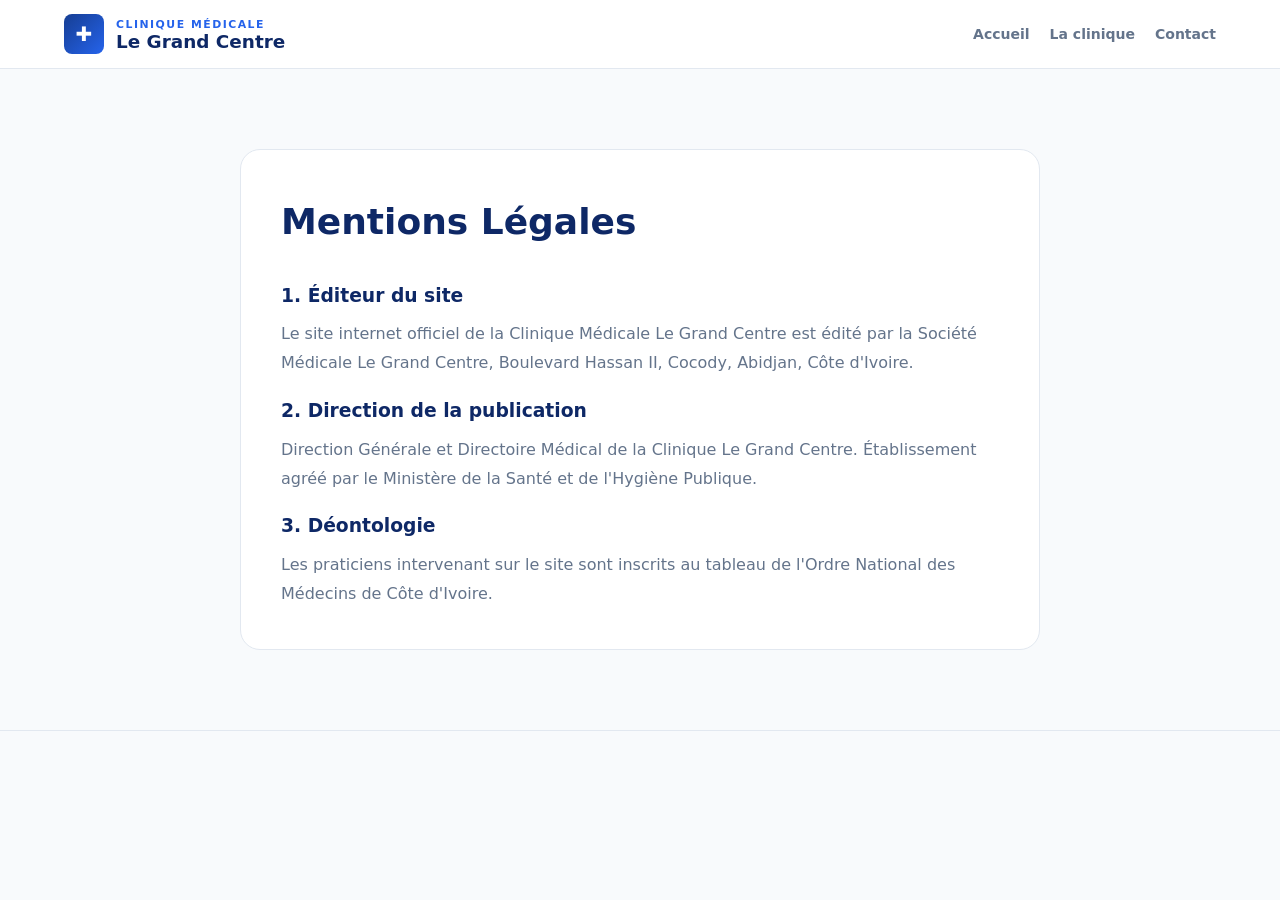
<file: grand-centre/pages/mentions-legales.html>
<!DOCTYPE html>
<html lang="fr">
<head>
  <meta charset="UTF-8">
  <meta name="viewport" content="width=device-width, initial-scale=1.0">
  <title>Mentions Légales — Clinique Le Grand Centre</title>
  <link rel="stylesheet" href="../css/style.css">
  <link rel="stylesheet" href="../css/responsive.css">
</head>
<body>
  <header class="main-header">
    <div class="container">
      <div class="header-inner">
        <a href="../index.html" class="logo-wrap">
          <div class="logo-icon">✚</div>
          <div class="logo-text">
            <span>Clinique Médicale</span>
            <strong>Le Grand Centre</strong>
          </div>
        </a>
        <nav>
          <ul class="nav-links">
            <li><a href="../index.html">Accueil</a></li>
            <li><a href="clinique.html">La clinique</a></li>
            <li><a href="contact.html">Contact</a></li>
          </ul>
        </nav>
      </div>
    </div>
  </header>

  <main class="section">
    <div class="container" style="max-width: 800px; background: white; padding: 40px; border-radius: var(--radius-lg); border: 1px solid var(--border); line-height: 1.8;">
      <h1 class="section-title" style="margin-bottom: 24px;">Mentions Légales</h1>
      
      <h3 style="color: var(--primary-dark); margin-bottom: 8px;">1. Éditeur du site</h3>
      <p style="margin-bottom: 16px; color: var(--text-light);">
        Le site internet officiel de la Clinique Médicale Le Grand Centre est édité par la Société Médicale Le Grand Centre, Boulevard Hassan II, Cocody, Abidjan, Côte d'Ivoire.
      </p>

      <h3 style="color: var(--primary-dark); margin-bottom: 8px;">2. Direction de la publication</h3>
      <p style="margin-bottom: 16px; color: var(--text-light);">
        Direction Générale et Directoire Médical de la Clinique Le Grand Centre. Établissement agréé par le Ministère de la Santé et de l'Hygiène Publique.
      </p>

      <h3 style="color: var(--primary-dark); margin-bottom: 8px;">3. Déontologie</h3>
      <p style="color: var(--text-light);">
        Les praticiens intervenant sur le site sont inscrits au tableau de l'Ordre National des Médecins de Côte d'Ivoire.
      </p>
    </div>
  </main>
</body>
</html>
</file>
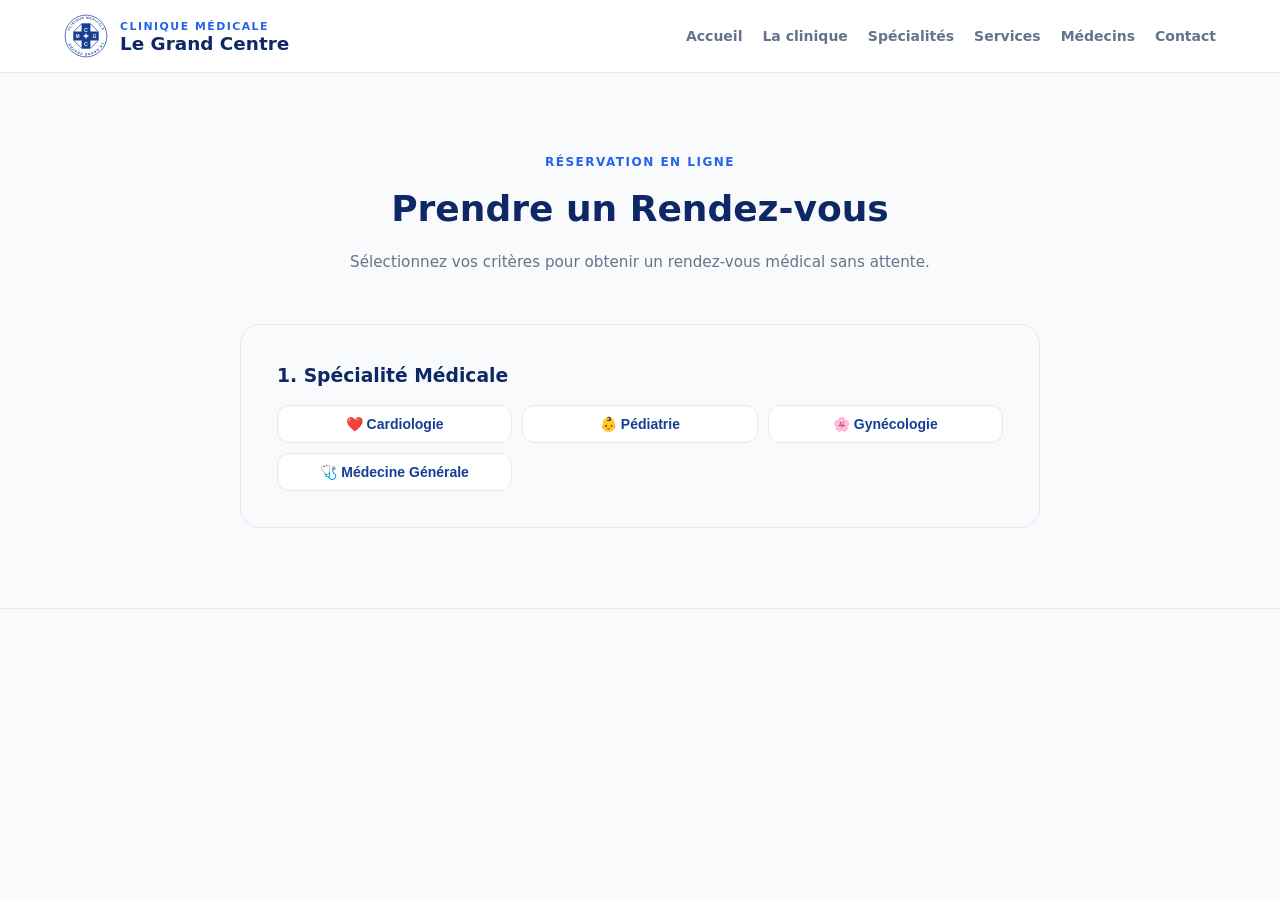
<file: grand-centre/pages/rendez-vous.html>
<!DOCTYPE html>
<html lang="fr">
<head>
  <meta charset="UTF-8">
  <meta name="viewport" content="width=device-width, initial-scale=1.0">
  <title>Prise de Rendez-vous — Clinique Le Grand Centre</title>
  <link rel="stylesheet" href="../css/style.css">
  <link rel="stylesheet" href="../css/responsive.css">
</head>
<body>
  <header class="main-header">
    <div class="container">
      <div class="header-inner">
        <a href="../index.html" class="logo-wrap">
          <img src="../assets/images/logo.svg" alt="Logo Clinique Médicale Le Grand Centre" width="44" height="44" style="width: 44px; height: 44px; object-fit: contain;">
          <div class="logo-text">
            <span>Clinique Médicale</span>
            <strong>Le Grand Centre</strong>
          </div>
        </a>
        <nav>
          <ul class="nav-links">
            <li><a href="../index.html">Accueil</a></li>
            <li><a href="clinique.html">La clinique</a></li>
            <li><a href="specialites.html">Spécialités</a></li>
            <li><a href="services.html">Services</a></li>
            <li><a href="medecins.html">Médecins</a></li>
            <li><a href="contact.html">Contact</a></li>
          </ul>
        </nav>
      </div>
    </div>
  </header>

  <main class="section">
    <div class="container">
      <div class="section-header">
        <div class="section-kicker">Réservation en Ligne</div>
        <h1 class="section-title">Prendre un Rendez-vous</h1>
        <p class="section-subtitle">
          Sélectionnez vos critères pour obtenir un rendez-vous médical sans attente.
        </p>
      </div>

      <div id="appointment-wizard" class="wizard-box">
        <div class="step-pane" id="step-1">
          <h3 style="margin-bottom: 14px; color: var(--primary-dark);">1. Spécialité Médicale</h3>
          <div style="display: grid; grid-template-columns: repeat(auto-fit, minmax(200px, 1fr)); gap: 10px;">
            <button type="button" class="btn btn-secondary spec-select-btn" data-id="cardio" data-name="Cardiologie">❤️ Cardiologie</button>
            <button type="button" class="btn btn-secondary spec-select-btn" data-id="pediatrie" data-name="Pédiatrie">👶 Pédiatrie</button>
            <button type="button" class="btn btn-secondary spec-select-btn" data-id="gyneco" data-name="Gynécologie">🌸 Gynécologie</button>
            <button type="button" class="btn btn-secondary spec-select-btn" data-id="medecine" data-name="Médecine Générale">🩺 Médecine Générale</button>
          </div>
        </div>

        <div class="step-pane" id="step-2" style="display:none;">
          <h3 style="margin-bottom: 14px; color: var(--primary-dark);">2. Médecin</h3>
          <div class="form-group">
            <select id="doctor-select" class="form-control">
              <option value="Premier praticien disponible">Premier praticien disponible</option>
            </select>
          </div>
          <div style="display: flex; justify-content: space-between; margin-top: 20px;">
            <button type="button" class="btn btn-secondary btn-back">Précédent</button>
            <button type="button" id="step-2-next" class="btn btn-primary">Continuer</button>
          </div>
        </div>

        <div class="step-pane" id="step-3" style="display:none;">
          <h3 style="margin-bottom: 14px; color: var(--primary-dark);">3. Date & Heure</h3>
          <div class="form-group">
            <label for="date-select">Date souhaitée</label>
            <input type="date" id="date-select" class="form-control" value="2026-10-15">
          </div>
          <div class="form-group">
            <label for="time-select">Horaire</label>
            <select id="time-select" class="form-control">
              <option value="08:30">08:30</option>
              <option value="10:00">10:00</option>
              <option value="14:30">14:30</option>
              <option value="16:00">16:00</option>
            </select>
          </div>
          <div style="display: flex; justify-content: space-between; margin-top: 20px;">
            <button type="button" class="btn btn-secondary btn-back">Précédent</button>
            <button type="button" id="step-3-next" class="btn btn-primary">Continuer</button>
          </div>
        </div>

        <div class="step-pane" id="step-4" style="display:none;">
          <h3 style="margin-bottom: 14px; color: var(--primary-dark);">4. Informations Patient</h3>
          <div class="form-group">
            <label for="patient-name">Nom et prénom *</label>
            <input type="text" id="patient-name" class="form-control" placeholder="Votre nom complet">
          </div>
          <div class="form-group">
            <label for="patient-phone">Téléphone *</label>
            <input type="tel" id="patient-phone" class="form-control" placeholder="+225 07...">
          </div>
          <div class="form-group">
            <label for="patient-email">Email (optionnel)</label>
            <input type="email" id="patient-email" class="form-control" placeholder="email@exemple.com">
          </div>
          <div style="display: flex; justify-content: space-between; margin-top: 20px;">
            <button type="button" class="btn btn-secondary btn-back">Précédent</button>
            <button type="button" id="step-4-submit" class="btn btn-primary">Confirmer</button>
          </div>
        </div>

        <div class="step-pane" id="step-5" style="display:none; text-align: center;">
          <div style="font-size: 3rem; color: #10B981; margin-bottom: 10px;">✓</div>
          <h3 style="color: var(--primary-dark); font-size: 1.5rem; margin-bottom: 8px;">Rendez-vous Confirmé !</h3>
          <div style="background: white; border: 2px dashed var(--border); border-radius: var(--radius-md); padding: 20px; text-align: left; max-width: 450px; margin: 20px auto;">
            <p><strong>N° Dossier :</strong> <span id="recap-ref"></span></p>
            <p><strong>Patient :</strong> <span id="recap-nom"></span></p>
            <p><strong>Spécialité :</strong> <span id="recap-spec"></span></p>
            <p><strong>Médecin :</strong> <span id="recap-doc"></span></p>
            <p><strong>Date & Heure :</strong> <span id="recap-date"></span></p>
          </div>
          <button type="button" id="btn-print-pass" class="btn btn-secondary">🖨️ Imprimer la convocation</button>
        </div>
      </div>
    </div>
  </main>

  <script src="../js/appointment.js"></script>
</body>
</html>
</file>
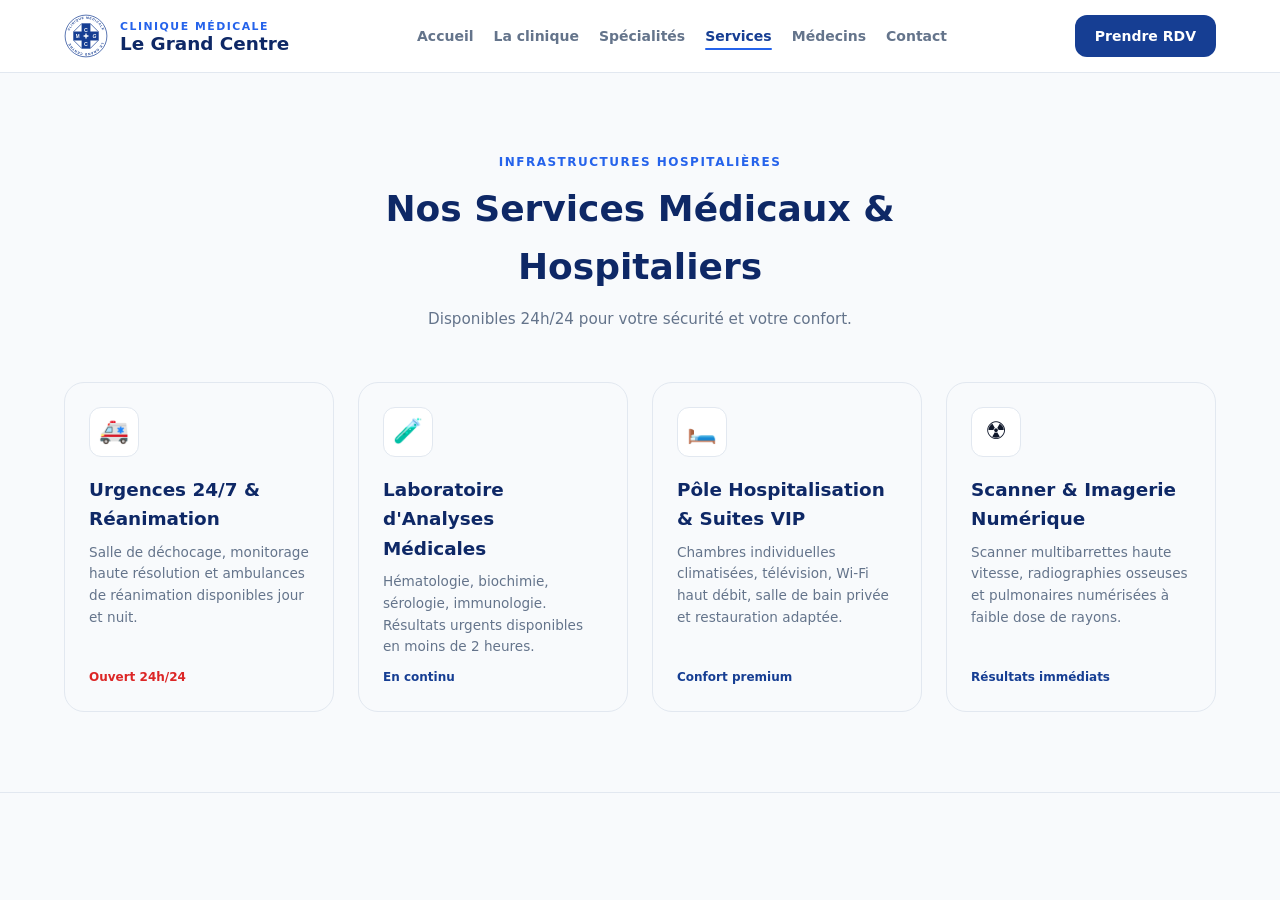
<file: grand-centre/pages/services.html>
<!DOCTYPE html>
<html lang="fr">
<head>
  <meta charset="UTF-8">
  <meta name="viewport" content="width=device-width, initial-scale=1.0">
  <title>Services Hospitaliers — Clinique Le Grand Centre</title>
  <link rel="stylesheet" href="../css/style.css">
  <link rel="stylesheet" href="../css/responsive.css">
</head>
<body>
  <header class="main-header">
    <div class="container">
      <div class="header-inner">
        <a href="../index.html" class="logo-wrap">
          <img src="../assets/images/logo.svg" alt="Logo Clinique Médicale Le Grand Centre" width="44" height="44" style="width: 44px; height: 44px; object-fit: contain;">
          <div class="logo-text">
            <span>Clinique Médicale</span>
            <strong>Le Grand Centre</strong>
          </div>
        </a>
        <nav>
          <ul class="nav-links">
            <li><a href="../index.html">Accueil</a></li>
            <li><a href="clinique.html">La clinique</a></li>
            <li><a href="specialites.html">Spécialités</a></li>
            <li><a href="services.html" class="active">Services</a></li>
            <li><a href="medecins.html">Médecins</a></li>
            <li><a href="contact.html">Contact</a></li>
          </ul>
        </nav>
        <a href="rendez-vous.html" class="btn btn-primary">Prendre RDV</a>
      </div>
    </div>
  </header>

  <main class="section">
    <div class="container">
      <div class="section-header">
        <div class="section-kicker">Infrastructures hospitalières</div>
        <h1 class="section-title">Nos Services Médicaux & Hospitaliers</h1>
        <p class="section-subtitle">Disponibles 24h/24 pour votre sécurité et votre confort.</p>
      </div>

      <div class="grid-cards">
        <div class="card-spec">
          <div>
            <div class="card-icon">🚑</div>
            <h3 style="font-size: 1.15rem; color: var(--primary-dark); margin-bottom: 8px;">Urgences 24/7 & Réanimation</h3>
            <p style="font-size: 0.85rem; color: var(--text-light);">
              Salle de déchocage, monitorage haute résolution et ambulances de réanimation disponibles jour et nuit.
            </p>
          </div>
          <span style="font-size: 0.75rem; color: #DC2626; font-weight: bold; margin-top: 10px;">Ouvert 24h/24</span>
        </div>

        <div class="card-spec">
          <div>
            <div class="card-icon">🧪</div>
            <h3 style="font-size: 1.15rem; color: var(--primary-dark); margin-bottom: 8px;">Laboratoire d'Analyses Médicales</h3>
            <p style="font-size: 0.85rem; color: var(--text-light);">
              Hématologie, biochimie, sérologie, immunologie. Résultats urgents disponibles en moins de 2 heures.
            </p>
          </div>
          <span style="font-size: 0.75rem; color: var(--primary); font-weight: bold; margin-top: 10px;">En continu</span>
        </div>

        <div class="card-spec">
          <div>
            <div class="card-icon">🛏️</div>
            <h3 style="font-size: 1.15rem; color: var(--primary-dark); margin-bottom: 8px;">Pôle Hospitalisation & Suites VIP</h3>
            <p style="font-size: 0.85rem; color: var(--text-light);">
              Chambres individuelles climatisées, télévision, Wi-Fi haut débit, salle de bain privée et restauration adaptée.
            </p>
          </div>
          <span style="font-size: 0.75rem; color: var(--primary); font-weight: bold; margin-top: 10px;">Confort premium</span>
        </div>

        <div class="card-spec">
          <div>
            <div class="card-icon">☢️</div>
            <h3 style="font-size: 1.15rem; color: var(--primary-dark); margin-bottom: 8px;">Scanner & Imagerie Numérique</h3>
            <p style="font-size: 0.85rem; color: var(--text-light);">
              Scanner multibarrettes haute vitesse, radiographies osseuses et pulmonaires numérisées à faible dose de rayons.
            </p>
          </div>
          <span style="font-size: 0.75rem; color: var(--primary); font-weight: bold; margin-top: 10px;">Résultats immédiats</span>
        </div>
      </div>
    </div>
  </main>
</body>
</html>
</file>
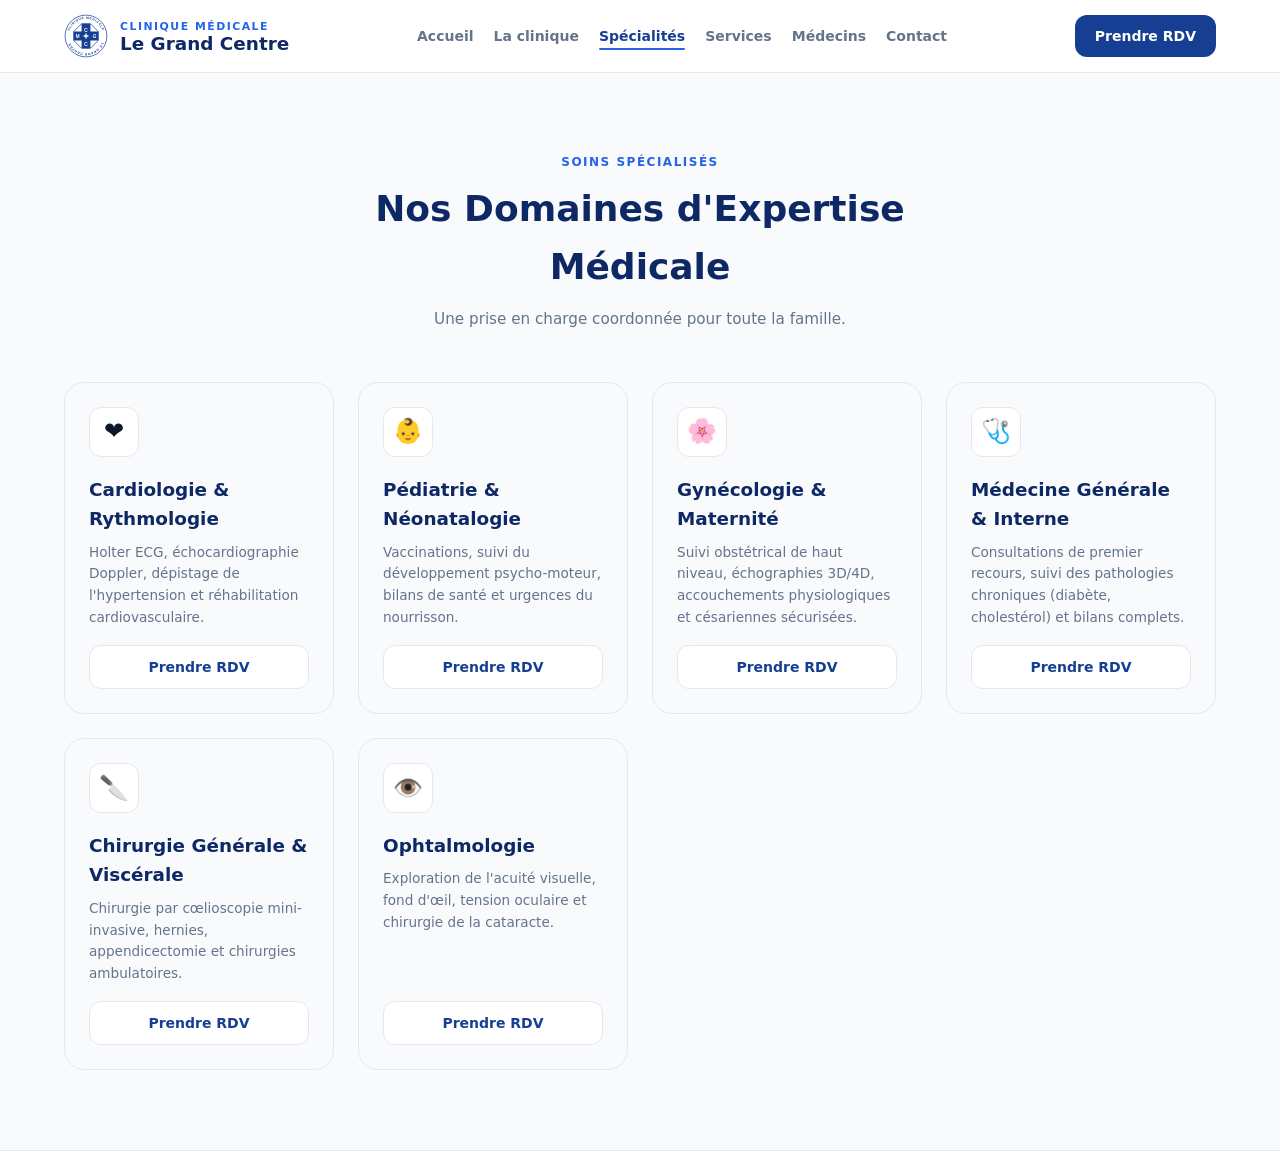
<file: grand-centre/pages/specialites.html>
<!DOCTYPE html>
<html lang="fr">
<head>
  <meta charset="UTF-8">
  <meta name="viewport" content="width=device-width, initial-scale=1.0">
  <title>Spécialités Médicales — Clinique Le Grand Centre</title>
  <link rel="stylesheet" href="../css/style.css">
  <link rel="stylesheet" href="../css/responsive.css">
</head>
<body>
  <header class="main-header">
    <div class="container">
      <div class="header-inner">
        <a href="../index.html" class="logo-wrap">
          <img src="../assets/images/logo.svg" alt="Logo Clinique Médicale Le Grand Centre" width="44" height="44" style="width: 44px; height: 44px; object-fit: contain;">
          <div class="logo-text">
            <span>Clinique Médicale</span>
            <strong>Le Grand Centre</strong>
          </div>
        </a>
        <nav>
          <ul class="nav-links">
            <li><a href="../index.html">Accueil</a></li>
            <li><a href="clinique.html">La clinique</a></li>
            <li><a href="specialites.html" class="active">Spécialités</a></li>
            <li><a href="services.html">Services</a></li>
            <li><a href="medecins.html">Médecins</a></li>
            <li><a href="contact.html">Contact</a></li>
          </ul>
        </nav>
        <a href="rendez-vous.html" class="btn btn-primary">Prendre RDV</a>
      </div>
    </div>
  </header>

  <main class="section">
    <div class="container">
      <div class="section-header">
        <div class="section-kicker">Soins Spécialisés</div>
        <h1 class="section-title">Nos Domaines d'Expertise Médicale</h1>
        <p class="section-subtitle">Une prise en charge coordonnée pour toute la famille.</p>
      </div>

      <div class="grid-cards">
        <div class="card-spec">
          <div>
            <div class="card-icon">❤️</div>
            <h3 style="font-size: 1.15rem; color: var(--primary-dark); margin-bottom: 8px;">Cardiologie & Rythmologie</h3>
            <p style="font-size: 0.85rem; color: var(--text-light); margin-bottom: 16px;">
              Holter ECG, échocardiographie Doppler, dépistage de l'hypertension et réhabilitation cardiovasculaire.
            </p>
          </div>
          <a href="rendez-vous.html" class="btn btn-secondary">Prendre RDV</a>
        </div>

        <div class="card-spec">
          <div>
            <div class="card-icon">👶</div>
            <h3 style="font-size: 1.15rem; color: var(--primary-dark); margin-bottom: 8px;">Pédiatrie & Néonatalogie</h3>
            <p style="font-size: 0.85rem; color: var(--text-light); margin-bottom: 16px;">
              Vaccinations, suivi du développement psycho-moteur, bilans de santé et urgences du nourrisson.
            </p>
          </div>
          <a href="rendez-vous.html" class="btn btn-secondary">Prendre RDV</a>
        </div>

        <div class="card-spec">
          <div>
            <div class="card-icon">🌸</div>
            <h3 style="font-size: 1.15rem; color: var(--primary-dark); margin-bottom: 8px;">Gynécologie & Maternité</h3>
            <p style="font-size: 0.85rem; color: var(--text-light); margin-bottom: 16px;">
              Suivi obstétrical de haut niveau, échographies 3D/4D, accouchements physiologiques et césariennes sécurisées.
            </p>
          </div>
          <a href="rendez-vous.html" class="btn btn-secondary">Prendre RDV</a>
        </div>

        <div class="card-spec">
          <div>
            <div class="card-icon">🩺</div>
            <h3 style="font-size: 1.15rem; color: var(--primary-dark); margin-bottom: 8px;">Médecine Générale & Interne</h3>
            <p style="font-size: 0.85rem; color: var(--text-light); margin-bottom: 16px;">
              Consultations de premier recours, suivi des pathologies chroniques (diabète, cholestérol) et bilans complets.
            </p>
          </div>
          <a href="rendez-vous.html" class="btn btn-secondary">Prendre RDV</a>
        </div>

        <div class="card-spec">
          <div>
            <div class="card-icon">🔪</div>
            <h3 style="font-size: 1.15rem; color: var(--primary-dark); margin-bottom: 8px;">Chirurgie Générale & Viscérale</h3>
            <p style="font-size: 0.85rem; color: var(--text-light); margin-bottom: 16px;">
              Chirurgie par cœlioscopie mini-invasive, hernies, appendicectomie et chirurgies ambulatoires.
            </p>
          </div>
          <a href="rendez-vous.html" class="btn btn-secondary">Prendre RDV</a>
        </div>

        <div class="card-spec">
          <div>
            <div class="card-icon">👁️</div>
            <h3 style="font-size: 1.15rem; color: var(--primary-dark); margin-bottom: 8px;">Ophtalmologie</h3>
            <p style="font-size: 0.85rem; color: var(--text-light); margin-bottom: 16px;">
              Exploration de l'acuité visuelle, fond d'œil, tension oculaire et chirurgie de la cataracte.
            </p>
          </div>
          <a href="rendez-vous.html" class="btn btn-secondary">Prendre RDV</a>
        </div>
      </div>
    </div>
  </main>
</body>
</html>
</file>
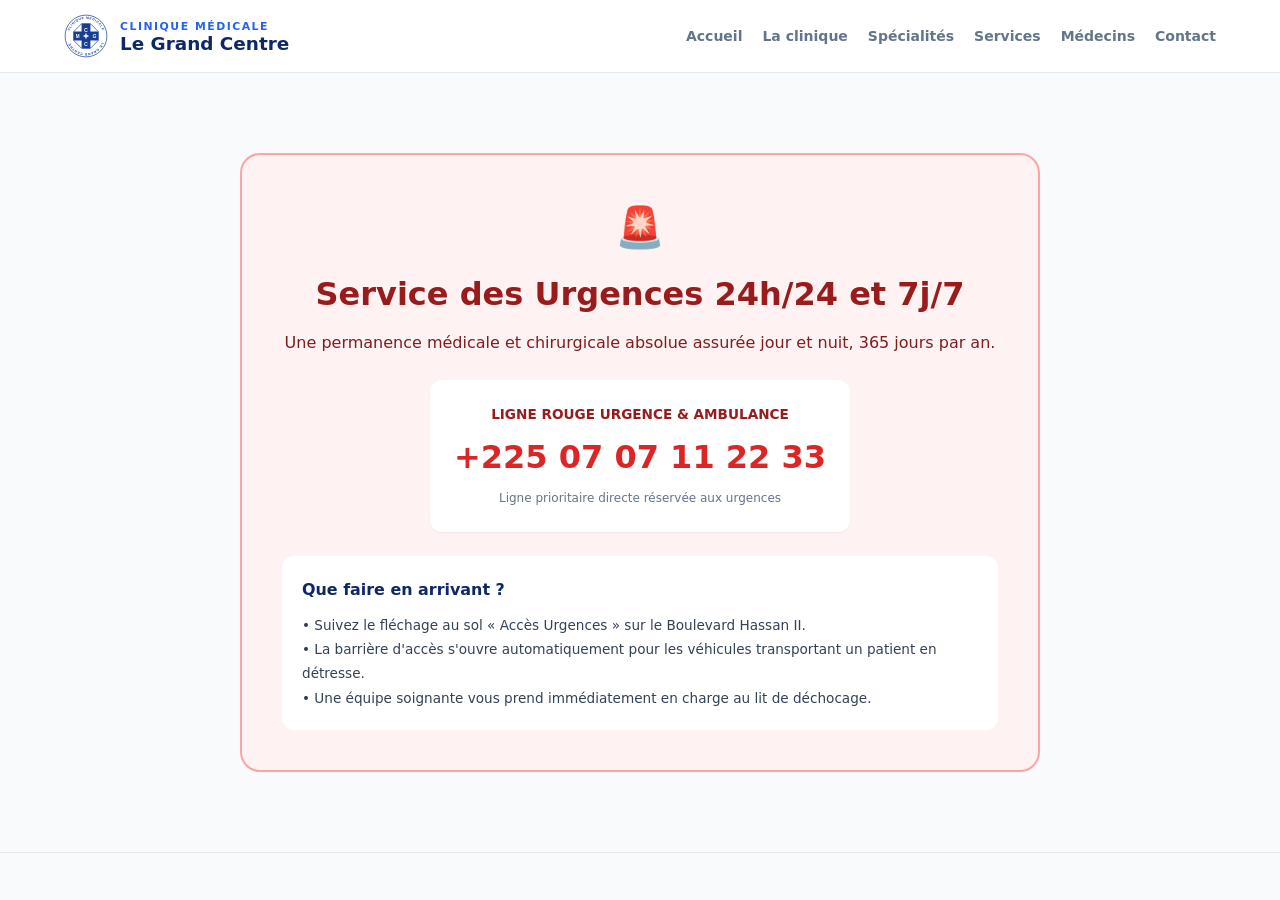
<file: grand-centre/pages/urgences.html>
<!DOCTYPE html>
<html lang="fr">
<head>
  <meta charset="UTF-8">
  <meta name="viewport" content="width=device-width, initial-scale=1.0">
  <title>Service des Urgences 24/7 — Clinique Le Grand Centre</title>
  <link rel="stylesheet" href="../css/style.css">
  <link rel="stylesheet" href="../css/responsive.css">
</head>
<body>
  <header class="main-header">
    <div class="container">
      <div class="header-inner">
        <a href="../index.html" class="logo-wrap">
          <img src="../assets/images/logo.svg" alt="Logo Clinique Médicale Le Grand Centre" width="44" height="44" style="width: 44px; height: 44px; object-fit: contain;">
          <div class="logo-text">
            <span>Clinique Médicale</span>
            <strong>Le Grand Centre</strong>
          </div>
        </a>
        <nav>
          <ul class="nav-links">
            <li><a href="../index.html">Accueil</a></li>
            <li><a href="clinique.html">La clinique</a></li>
            <li><a href="specialites.html">Spécialités</a></li>
            <li><a href="services.html">Services</a></li>
            <li><a href="medecins.html">Médecins</a></li>
            <li><a href="contact.html">Contact</a></li>
          </ul>
        </nav>
      </div>
    </div>
  </header>

  <main class="section">
    <div class="container">
      <div style="background: #FEF2F2; border: 2px solid #FCA5A5; border-radius: var(--radius-lg); padding: 40px; text-align: center; max-width: 800px; margin: 0 auto;">
        <span style="font-size: 2.5rem;">🚨</span>
        <h1 style="color: #991B1B; font-size: 2rem; margin: 10px 0;">Service des Urgences 24h/24 et 7j/7</h1>
        <p style="color: #7F1D1D; font-size: 1rem; margin-bottom: 24px;">
          Une permanence médicale et chirurgicale absolue assurée jour et nuit, 365 jours par an.
        </p>

        <div style="background: white; border-radius: var(--radius-md); padding: 24px; display: inline-block; box-shadow: var(--shadow-sm); margin-bottom: 24px;">
          <p style="font-size: 0.85rem; font-weight: bold; color: #991B1B; text-transform: uppercase;">Ligne Rouge Urgence & Ambulance</p>
          <a href="tel:+2250707112233" style="font-size: 2rem; font-weight: 900; color: #DC2626; display: block; margin: 6px 0;">+225 07 07 11 22 33</a>
          <p style="font-size: 0.75rem; color: #64748B;">Ligne prioritaire directe réservée aux urgences</p>
        </div>

        <div style="text-align: left; background: white; padding: 20px; border-radius: var(--radius-md); font-size: 0.85rem; color: #334155; line-height: 1.8;">
          <h3 style="color: var(--primary-dark); margin-bottom: 8px;">Que faire en arrivant ?</h3>
          <p>• Suivez le fléchage au sol « Accès Urgences » sur le Boulevard Hassan II.</p>
          <p>• La barrière d'accès s'ouvre automatiquement pour les véhicules transportant un patient en détresse.</p>
          <p>• Une équipe soignante vous prend immédiatement en charge au lit de déchocage.</p>
        </div>
      </div>
    </div>
  </main>
</body>
</html>
</file>
<file: grand-centre/css/style.css>
/* ==========================================================================
   Clinique Médicale Le Grand Centre - Feuille de Style Principale
   Palette Officielle (Alignée sur le logo CMGC) :
   --primary: #163E93;
   --primary-dark: #0E2866;
   --secondary: #2563EB;
   --accent: #F59E0B;
   --background: #F8FAFC;
   --white: #FFFFFF;
   --text: #0F172A;
   --text-light: #64748B;
   ========================================================================== */

:root {
  --primary: #163E93;
  --primary-dark: #0E2866;
  --secondary: #2563EB;
  --accent: #F59E0B;
  --background: #F8FAFC;
  --white: #FFFFFF;
  --text: #0F172A;
  --text-light: #64748B;
  --border: #E2E8F0;
  --radius-sm: 8px;
  --radius-md: 12px;
  --radius-lg: 20px;
  --font-family: 'Plus Jakarta Sans', system-ui, -apple-system, sans-serif;
  --shadow-sm: 0 1px 2px 0 rgba(0, 0, 0, 0.05);
  --shadow-md: 0 4px 6px -1px rgba(0, 0, 0, 0.08), 0 2px 4px -1px rgba(0, 0, 0, 0.04);
  --shadow-lg: 0 10px 15px -3px rgba(0, 0, 0, 0.08), 0 4px 6px -2px rgba(0, 0, 0, 0.04);
}

*, *::before, *::after {
  box-sizing: border-box;
  margin: 0;
  padding: 0;
}

html {
  scroll-behavior: smooth;
  font-size: 16px;
}

body {
  font-family: var(--font-family);
  background-color: var(--background);
  color: var(--text);
  line-height: 1.6;
  -webkit-font-smoothing: antialiased;
}

a {
  color: inherit;
  text-decoration: none;
}

img {
  max-width: 100%;
  height: auto;
  display: block;
}

.container {
  width: 100%;
  max-width: 1200px;
  margin: 0 auto;
  padding: 0 24px;
}

/* Micro bar urgences */
.top-bar {
  background-color: var(--primary-dark);
  color: var(--white);
  font-size: 0.75rem;
  padding: 6px 0;
}
.top-bar .container {
  display: flex;
  justify-content: space-between;
  align-items: center;
}
.top-bar a {
  color: var(--accent);
  font-weight: 600;
}

/* Header sticky */
header.main-header {
  position: sticky;
  top: 0;
  background-color: var(--white);
  border-bottom: 1px solid var(--border);
  z-index: 1000;
  transition: all 0.3s ease;
}
header.main-header.scrolled {
  padding: 6px 0;
  box-shadow: var(--shadow-sm);
  background-color: rgba(255, 255, 255, 0.95);
  backdrop-filter: blur(8px);
}
.header-inner {
  display: flex;
  justify-content: space-between;
  align-items: center;
  padding: 14px 0;
}
.logo-wrap {
  display: flex;
  align-items: center;
  gap: 12px;
}
.logo-icon {
  width: 40px;
  height: 40px;
  background: linear-gradient(135deg, var(--primary), var(--secondary));
  border-radius: var(--radius-sm);
  display: flex;
  align-items: center;
  justify-content: center;
  color: var(--white);
  font-size: 1.25rem;
  font-weight: bold;
}
.logo-text span {
  display: block;
  font-size: 0.68rem;
  font-weight: 700;
  letter-spacing: 1.5px;
  color: var(--secondary);
  text-transform: uppercase;
}
.logo-text strong {
  display: block;
  font-size: 1.15rem;
  font-weight: 800;
  color: var(--primary-dark);
  line-height: 1;
}

/* Nav Desktop */
.nav-links {
  display: flex;
  align-items: center;
  gap: 20px;
  list-style: none;
}
.nav-links a {
  font-size: 0.875rem;
  font-weight: 600;
  color: var(--text-light);
  transition: color 0.2s;
  padding: 6px 0;
  position: relative;
}
.nav-links a:hover, .nav-links a.active {
  color: var(--primary);
}
.nav-links a.active::after {
  content: '';
  position: absolute;
  bottom: 0;
  left: 0;
  right: 0;
  height: 2px;
  background-color: var(--secondary);
  border-radius: 2px;
}

/* Boutons */
.btn {
  display: inline-flex;
  align-items: center;
  justify-content: center;
  gap: 8px;
  padding: 10px 20px;
  border-radius: var(--radius-md);
  font-size: 0.875rem;
  font-weight: 700;
  cursor: pointer;
  border: none;
  transition: all 0.2s ease;
}
.btn-primary {
  background-color: var(--primary);
  color: var(--white);
}
.btn-primary:hover {
  background-color: var(--primary-dark);
}
.btn-secondary {
  background-color: var(--white);
  color: var(--primary);
  border: 1px solid var(--border);
}
.btn-secondary:hover {
  background-color: var(--background);
}
.btn-accent {
  background-color: var(--accent);
  color: var(--primary-dark);
}
.btn-accent:hover {
  opacity: 0.92;
}

/* Hero Section */
.hero-section {
  padding: 60px 0 80px;
  background: linear-gradient(180deg, var(--background) 0%, var(--white) 100%);
  border-bottom: 1px solid var(--border);
}
.hero-grid {
  display: grid;
  grid-template-columns: 1.2fr 1fr;
  gap: 48px;
  align-items: center;
}
.hero-tag {
  display: inline-flex;
  align-items: center;
  gap: 6px;
  padding: 4px 12px;
  background-color: rgba(11, 93, 107, 0.08);
  color: var(--primary);
  font-size: 0.75rem;
  font-weight: 700;
  border-radius: var(--radius-sm);
  text-transform: uppercase;
  margin-bottom: 16px;
}
.hero-title {
  font-size: 3rem;
  font-weight: 800;
  color: var(--primary-dark);
  line-height: 1.15;
  margin-bottom: 20px;
}
.hero-title span {
  color: var(--primary);
}
.hero-desc {
  font-size: 1.1rem;
  color: var(--text-light);
  margin-bottom: 30px;
}
.hero-badges {
  display: grid;
  grid-template-columns: repeat(3, 1fr);
  gap: 12px;
  margin-top: 32px;
  padding-top: 24px;
  border-top: 1px solid var(--border);
  font-size: 0.85rem;
  font-weight: 600;
  color: var(--text);
}

/* Sections Générales */
.section {
  padding: 80px 0;
  border-bottom: 1px solid var(--border);
}
.section-header {
  text-align: center;
  max-width: 680px;
  margin: 0 auto 50px;
}
.section-kicker {
  font-size: 0.75rem;
  font-weight: 700;
  text-transform: uppercase;
  letter-spacing: 1.5px;
  color: var(--secondary);
  margin-bottom: 8px;
}
.section-title {
  font-size: 2.25rem;
  font-weight: 800;
  color: var(--primary-dark);
  margin-bottom: 12px;
}
.section-subtitle {
  font-size: 0.95rem;
  color: var(--text-light);
}

/* Grilles Spécialités */
.grid-cards {
  display: grid;
  grid-template-columns: repeat(auto-fit, minmax(260px, 1fr));
  gap: 24px;
}
.card-spec {
  background-color: var(--background);
  border: 1px solid var(--border);
  border-radius: var(--radius-lg);
  padding: 24px;
  transition: all 0.3s ease;
  display: flex;
  flex-direction: column;
  justify-content: space-between;
}
.card-spec:hover {
  background-color: var(--white);
  border-color: var(--secondary);
  transform: translateY(-4px);
  box-shadow: var(--shadow-lg);
}
.card-icon {
  width: 50px;
  height: 50px;
  background-color: var(--white);
  border: 1px solid var(--border);
  border-radius: var(--radius-md);
  display: flex;
  align-items: center;
  justify-content: center;
  font-size: 1.5rem;
  margin-bottom: 18px;
  transition: background-color 0.2s;
}
.card-spec:hover .card-icon {
  background-color: rgba(39, 166, 166, 0.15);
}

/* Chiffres Clés */
.stats-banner {
  background: linear-gradient(135deg, var(--primary-dark), var(--primary));
  color: var(--white);
  border-radius: var(--radius-lg);
  padding: 40px;
  display: grid;
  grid-template-columns: repeat(4, 1fr);
  gap: 20px;
  text-align: center;
  margin-top: 50px;
}
.stat-val {
  font-size: 2.5rem;
  font-weight: 900;
  color: var(--accent);
}
.stat-lbl {
  font-size: 0.85rem;
  font-weight: 700;
}

/* Formulaire Prise de Rendez-vous */
.wizard-box {
  background-color: var(--background);
  border: 1px solid var(--border);
  border-radius: var(--radius-lg);
  padding: 36px;
  max-width: 800px;
  margin: 0 auto;
}
.form-group {
  margin-bottom: 18px;
}
.form-group label {
  display: block;
  font-size: 0.8rem;
  font-weight: 700;
  margin-bottom: 6px;
}
.form-control {
  width: 100%;
  padding: 10px 14px;
  border-radius: var(--radius-sm);
  border: 1px solid var(--border);
  background-color: var(--white);
  font-family: inherit;
  font-size: 0.875rem;
}
.form-control:focus {
  outline: none;
  border-color: var(--primary);
  box-shadow: 0 0 0 3px rgba(11, 93, 107, 0.15);
}

/* FAQ Accordéon */
.faq-item {
  border: 1px solid var(--border);
  border-radius: var(--radius-md);
  background-color: var(--white);
  margin-bottom: 12px;
  overflow: hidden;
}
.faq-question {
  width: 100%;
  text-align: left;
  padding: 18px 24px;
  font-size: 1rem;
  font-weight: 700;
  color: var(--primary-dark);
  background: none;
  border: none;
  cursor: pointer;
  display: flex;
  justify-content: space-between;
  align-items: center;
}
.faq-answer {
  display: none;
  padding: 0 24px 20px;
  font-size: 0.875rem;
  color: var(--text-light);
}
.faq-item.active .faq-answer {
  display: block;
}

/* Footer */
footer.main-footer {
  background-color: var(--primary-dark);
  color: var(--white);
  padding: 60px 0 30px;
}
.footer-grid {
  display: grid;
  grid-template-columns: 2fr 1fr 1fr 1.5fr;
  gap: 36px;
  padding-bottom: 40px;
  border-bottom: 1px solid rgba(255, 255, 255, 0.1);
}
.footer-col h5 {
  color: var(--accent);
  font-size: 0.8rem;
  text-transform: uppercase;
  margin-bottom: 16px;
}
.footer-col ul {
  list-style: none;
}
.footer-col ul li {
  margin-bottom: 8px;
  font-size: 0.8rem;
  color: #CBD5E1;
}

/* WhatsApp Flottant */
.whatsapp-float {
  position: fixed;
  right: 20px;
  bottom: 20px;
  width: 56px;
  height: 56px;
  background-color: #25D366;
  color: white;
  border-radius: 50%;
  display: flex;
  align-items: center;
  justify-content: center;
  font-size: 28px;
  box-shadow: 0 4px 12px rgba(0,0,0,0.15);
  z-index: 999;
  cursor: pointer;
  transition: transform 0.2s;
}
.whatsapp-float:hover {
  transform: scale(1.08);
}

/* Barre Mobile Fixe */
.mobile-bar {
  display: none;
  position: fixed;
  bottom: 0;
  left: 0;
  right: 0;
  background: white;
  border-top: 1px solid var(--border);
  padding: 8px 12px;
  z-index: 1000;
  box-shadow: 0 -2px 10px rgba(0,0,0,0.05);
}
.mobile-bar-grid {
  display: grid;
  grid-template-columns: repeat(3, 1fr);
  gap: 8px;
  text-align: center;
  font-size: 0.75rem;
  font-weight: 700;
}
.mobile-bar a, .mobile-bar button {
  padding: 6px;
  border-radius: 8px;
  display: flex;
  flex-direction: column;
  align-items: center;
  justify-content: center;
  color: var(--text);
  border: none;
  background: none;
  cursor: pointer;
}
.mobile-bar .btn-rdv-mob {
  background-color: var(--primary);
  color: white;
}
</file>
<file: grand-centre/css/responsive.css>
/* ==========================================================================
   Clinique Médicale Le Grand Centre - Responsive Rules
   Mobile (320px - 767px), Tablet (768px - 1023px), Desktop (1024px+)
   ========================================================================== */

/* Mobile */
@media (max-width: 767px) {
  .hero-grid {
    grid-template-columns: 1fr;
    gap: 32px;
  }
  .hero-title {
    font-size: 2.2rem;
  }
  .hero-badges {
    grid-template-columns: 1fr;
    gap: 8px;
  }
  .stats-banner {
    grid-template-columns: repeat(2, 1fr);
    padding: 24px;
    gap: 16px;
  }
  .footer-grid {
    grid-template-columns: 1fr;
    gap: 24px;
  }
  .nav-links {
    display: none;
  }
  .mobile-bar {
    display: block;
  }
  .whatsapp-float {
    bottom: 74px; /* avoid overlapping mobile bar */
  }
  body {
    padding-bottom: 60px;
  }
  .section {
    padding: 50px 0;
  }
}

/* Tablet */
@media (min-width: 768px) and (max-width: 1023px) {
  .hero-grid {
    grid-template-columns: 1.1fr 0.9fr;
    gap: 32px;
  }
  .stats-banner {
    grid-template-columns: repeat(2, 1fr);
  }
  .footer-grid {
    grid-template-columns: 1fr 1fr;
  }
}

/* Desktop */
@media (min-width: 1024px) {
  .mobile-menu-btn {
    display: none;
  }
}
</file>
<file: grand-centre/css/animations.css>
/* ==========================================================================
   Clinique Médicale Le Grand Centre - Animations sobres
   fade-in, slide-up, scale, transitions fluides
   ========================================================================== */

@keyframes fadeIn {
  from {
    opacity: 0;
    transform: translateY(12px);
  }
  to {
    opacity: 1;
    transform: translateY(0);
  }
}

@keyframes pulseGlow {
  0%, 100% {
    opacity: 1;
    transform: scale(1);
  }
  50% {
    opacity: 0.8;
    transform: scale(1.05);
  }
}

.fade-in {
  animation: fadeIn 0.4s ease-out forwards;
}

.pulse {
  animation: pulseGlow 2s infinite ease-in-out;
}

/* IntersectionObserver trigger class */
.reveal {
  opacity: 0;
  transform: translateY(20px);
  transition: opacity 0.6s cubic-bezier(0.16, 1, 0.3, 1), transform 0.6s cubic-bezier(0.16, 1, 0.3, 1);
}

.reveal.active {
  opacity: 1;
  transform: translateY(0);
}
</file>
